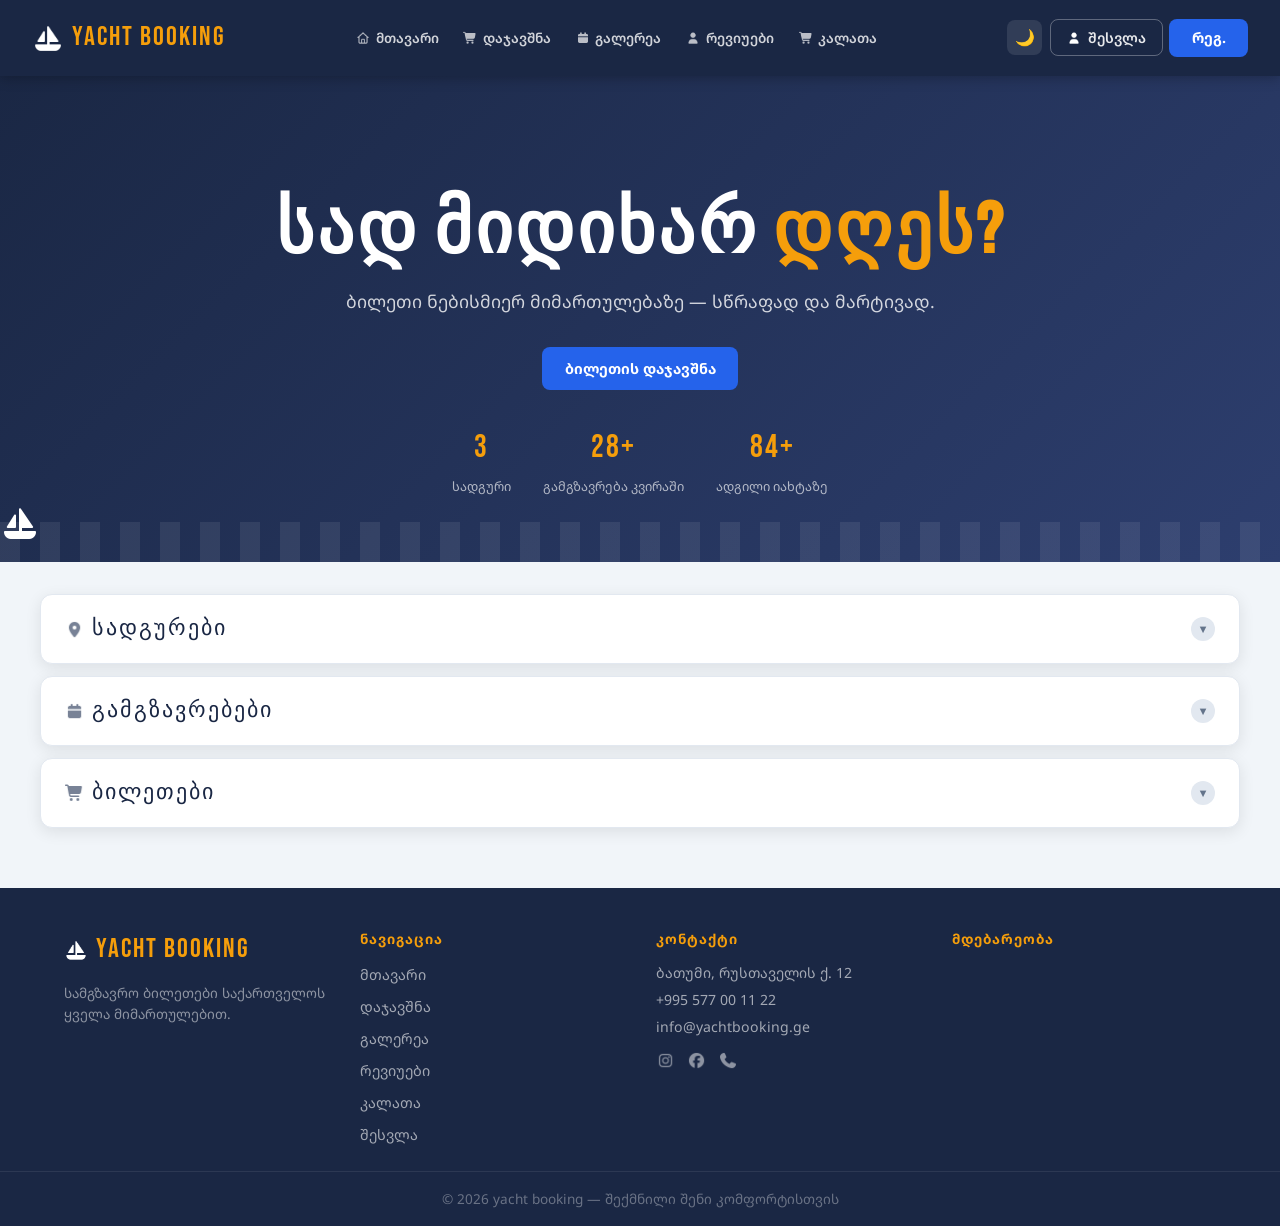
<file: pages/index.html>
<!doctype html>
<html lang="en" data-theme="light">
  <head>
    <meta charset="UTF-8" />
    <meta name="viewport" content="width=device-width, initial-scale=1.0" />
    <title>Yacht Booking</title>
    <link
      href="https://fonts.googleapis.com/css2?family=Bebas+Neue&family=Noto+Sans+Georgian:wght@300;400;600;700&display=swap"
      rel="stylesheet"
    />
    <link rel="stylesheet" href="../styles/style.css" />

    <link rel="icon" type="image/png" href="../assets/icons/ship.png" />

    <style>
      .accordion-section {
        border: 1px solid var(--border);
        border-radius: 0.75rem;
        overflow: hidden;
        margin-bottom: 0.75rem;
        background: var(--card-bg);
        box-shadow: var(--shadow);
        transition: background 0.3s;
      }
      .accordion-header {
        display: flex;
        align-items: center;
        justify-content: space-between;
        padding: 1rem 1.5rem;
        cursor: pointer;
        user-select: none;
      }
      .accordion-header:hover {
        background: rgba(37, 99, 235, 0.04);
      }
      .accordion-title {
        font-family: "Bebas Neue", sans-serif;
        font-size: 1.4rem;
        letter-spacing: 2px;
        color: var(--navy);
        display: flex;
        align-items: center;
        gap: 0.5rem;
      }
      [data-theme="dark"] .accordion-title {
        color: var(--accent);
      }
      .accordion-title img {
        width: 1.2rem;
        height: 1.2rem;
        opacity: 0.6;
      }
      [data-theme="dark"] .accordion-title img {
        filter: brightness(0) invert(1);
      }
      .accordion-arrow {
        width: 1.5rem;
        height: 1.5rem;
        border-radius: 50%;
        background: var(--border);
        display: flex;
        align-items: center;
        justify-content: center;
        font-size: 0.7rem;
        color: var(--text-light);
        transition:
          transform 0.3s,
          background 0.2s;
        flex-shrink: 0;
      }
      .accordion-section.open .accordion-arrow {
        transform: rotate(180deg);
        background: var(--blue);
        color: white;
      }
      .accordion-body {
        display: none;
        padding: 0 1.5rem 1.5rem;
        border-top: 1px solid var(--border);
      }
      .accordion-section.open .accordion-body {
        display: block;
      }
      .accordion-body .search-wrap {
        padding-top: 1rem;
      }
      .hero-stats {
        display: flex;
        gap: 2rem;
        justify-content: center;
        flex-wrap: wrap;
        margin-top: 2rem;
      }
      .hero-stat {
        text-align: center;
      }
      .hero-stat-num {
        font-family: "Bebas Neue", sans-serif;
        font-size: 2rem;
        letter-spacing: 2px;
        color: var(--accent);
        display: block;
      }
      .hero-stat-label {
        font-size: 0.8rem;
        color: rgba(255, 255, 255, 0.65);
      }
    </style>
  </head>
  <body>
    <header>
      <div class="header-inner">
        <a href="../pages/index.html" class="logo">
          <img src="../assets/icons/ship.png" alt="Logo" class="logo-icon" />
          <span>yacht booking</span>
        </a>
        <nav id="mainNav">
          <a href="../pages/index.html"
            ><img src="../assets/icons/home.png" alt="" />მთავარი</a
          >
          <a href="../pages/booking.html"
            ><img src="../assets/icons/cart.png" alt="" />დაჯავშნა</a
          >
          <a href="../pages/gallery.html"
            ><img src="../assets/icons/calendar-solid.png" alt="" />გალერეა</a
          >
          <a href="../pages/reviews.html"
            ><img src="../assets/icons/user-solid.png" alt="" />რევიუები</a
          >
          <a href="../pages/cart.html"
            ><img src="../assets/icons/cart.png" alt="" />კალათა</a
          >
        </nav>
        <div class="header-actions">
          <button id="themeToggleBtn" class="icon-btn" title="თემის შეცვლა">
            <span id="themeIcon">🌙</span>
          </button>
          <div id="authBlock">
            <div id="guestBtns">
              <button class="btn-outline" id="openLoginBtn">
                <img
                  src="../assets/icons/user-solid.png"
                  alt=""
                  class="btn-icon"
                />შესვლა
              </button>
              <button class="btn-main" id="openRegisterBtn">რეგ.</button>
            </div>
            <div id="userInfo" class="hidden">
              <span id="welcomeMsg" class="welcome-text"></span>
              <button class="btn-outline small" id="logoutBtn">გასვლა</button>
            </div>
          </div>
          <button class="burger" id="burgerBtn" aria-label="მენიუ">
            <img
              src="../assets/icons/bars-solid.png"
              alt="menu"
              class="burger-icon"
            />
          </button>
        </div>
      </div>
      <div class="mobile-nav" id="mobileNav">
        <a href="../pages/index.html" class="mob-link"
          ><img src="../assets/icons/home.png" alt="" />მთავარი</a
        >
        <a href="../pages/booking.html" class="mob-link"
          ><img src="../assets/icons/cart.png" alt="" />დაჯავშნა</a
        >
        <a href="../pages/gallery.html" class="mob-link"
          ><img src="../assets/icons/calendar-solid.png" alt="" />გალერეა</a
        >
        <a href="../pages/reviews.html" class="mob-link"
          ><img src="../assets/icons/user-solid.png" alt="" />რევიუები</a
        >
        <a href="../pages/cart.html" class="mob-link"
          ><img src="../assets/icons/cart.png" alt="" />კალათა</a
        >
        <a href="../pages/login.html" class="mob-link"
          ><img src="../assets/icons/user-solid.png" alt="" />შესვლა</a
        >
      </div>
    </header>

    <!-- AUTH MODAL -->
    <div class="modal-overlay hidden" id="authModal">
      <div class="modal">
        <button class="modal-close" id="closeModalBtn">
          <img src="../assets/icons/x-solid.png" alt="close" />
        </button>
        <div class="modal-tabs">
          <button class="tab-btn active" id="tabLogin">შესვლა</button>
          <button class="tab-btn" id="tabRegister">რეგისტრაცია</button>
        </div>
        <!-- LOGIN FORM -->
        <div id="loginForm" class="auth-form">
          <h2>კეთილი იყოს შენი დაბრუნება</h2>
          <div class="form-group">
            <label>ელ-ფოსტა</label>
            <input
              type="email"
              id="login-email"
              placeholder="email@example.com"
              required
            />
          </div>
          <div class="form-group">
            <label>პაროლი</label>
            <input
              type="password"
              id="login-password"
              placeholder="••••••••"
              required
            />
          </div>
          <button class="btn-main full-width" id="loginSubmitBtn">
            შესვლა
          </button>
          <div id="loginMsg" class="auth-msg hidden"></div>
        </div>
        <!-- REGISTER FORM -->
        <div id="registerForm" class="auth-form hidden">
          <h2>ახალი ანგარიში</h2>
          <div class="form-group">
            <label>სახელი</label>
            <input
              type="text"
              id="reg-name"
              placeholder="გიორგი"
              required
              minlength="2"
            />
          </div>
          <div class="form-group">
            <label>გვარი</label>
            <input
              type="text"
              id="reg-surname"
              placeholder="ბაგრატიონი"
              required
              minlength="2"
            />
          </div>
          <div class="form-group">
            <label>ელ-ფოსტა</label>
            <input
              type="email"
              id="reg-email"
              placeholder="email@example.com"
              required
            />
          </div>
          <div class="form-group">
            <label>პაროლი</label>
            <input
              type="password"
              id="reg-password"
              placeholder="მინ. 6 სიმბოლო"
              required
              minlength="6"
            />
          </div>
          <button class="btn-main full-width" id="registerSubmitBtn">
            რეგისტრაცია
          </button>
          <div id="registerMsg" class="auth-msg hidden"></div>
        </div>
      </div>
    </div>

    <!-- HERO -->
    <section class="hero">
      <div class="hero-content">
        <h1>სად მიდიხარ <span class="accent">დღეს?</span></h1>
        <p>ბილეთი ნებისმიერ მიმართულებაზე — სწრაფად და მარტივად.</p>
        <a href="../pages/booking.html" class="btn-main">ბილეთის დაჯავშნა</a>
        <div class="hero-stats">
          <div class="hero-stat">
            <span class="hero-stat-num">3</span>
            <span class="hero-stat-label">სადგური</span>
          </div>
          <div class="hero-stat">
            <span class="hero-stat-num">28+</span>
            <span class="hero-stat-label">გამგზავრება კვირაში</span>
          </div>
          <div class="hero-stat">
            <span class="hero-stat-num">84+</span>
            <span class="hero-stat-label">ადგილი იახტაზე</span>
          </div>
        </div>
      </div>
      <div class="sea-track">
        <div class="waves-bg"></div>
        <div class="ship-anim">
          <img src="../assets/icons/ship.png" alt="ship" class="ship-img" />
        </div>
      </div>
    </section>

    <!-- ACCORDION SECTIONS -->
    <section class="section" style="padding-top: 2rem; padding-bottom: 3rem">
      <div class="section-inner">
        <!-- სადგურები -->
        <div class="accordion-section" id="acc-stations">
          <div class="accordion-header" data-target="acc-stations">
            <div class="accordion-title">
              <img
                src="../assets/icons/location-dot-solid.png"
                alt=""
              />სადგურები
            </div>
            <div class="accordion-arrow">▼</div>
          </div>
          <div class="accordion-body" id="stations">
            <div class="search-wrap">
              <input
                type="text"
                id="stationFilter"
                placeholder="სადგურის ძებნა..."
                autocomplete="off"
              />
              <div id="stationDropdown" class="dropdown"></div>
            </div>
            <div class="products stations"></div>
          </div>
        </div>

        <!-- გამგზავრებები -->
        <div class="accordion-section" id="acc-departures">
          <div class="accordion-header" data-target="acc-departures">
            <div class="accordion-title">
              <img
                src="../assets/icons/calendar-solid.png"
                alt=""
              />გამგზავრებები
            </div>
            <div class="accordion-arrow">▼</div>
          </div>
          <div class="accordion-body" id="departures">
            <div class="search-wrap">
              <input
                type="text"
                id="departureFilter"
                placeholder="დანიშნულების ძებნა..."
                autocomplete="off"
              />
              <button id="filterDepartureBtn" class="btn-search">
                <img src="../assets/icons/search.png" alt="search" />
              </button>
              <div id="departureDropdown" class="dropdown"></div>
            </div>
            <div class="products departures"></div>
          </div>
        </div>

        <!-- ბილეთები -->
        <div class="accordion-section" id="acc-tickets">
          <div class="accordion-header" data-target="acc-tickets">
            <div class="accordion-title">
              <img src="../assets/icons/cart.png" alt="" />ბილეთები
            </div>
            <div class="accordion-arrow">▼</div>
          </div>
          <div class="accordion-body" id="tickets">
            <div class="search-wrap">
              <input
                type="text"
                id="ticketFilter"
                placeholder="ბილეთის ძებნა ელ-ფოსტით..."
                autocomplete="off"
              />
              <div id="ticketsDropdown" class="dropdown"></div>
            </div>
            <div class="products tickets"></div>
          </div>
        </div>
      </div>
    </section>

    <!-- FOOTER -->
    <footer>
      <div class="footer-inner">
        <div class="footer-col">
          <div class="logo footer-logo-wrap">
            <img
              src="../assets/icons/ship.png"
              alt=""
              class="logo-icon footer-logo"
            />
            <span>yacht booking</span>
          </div>
          <p class="footer-desc">
            სამგზავრო ბილეთები საქართველოს ყველა მიმართულებით.
          </p>
        </div>
        <div class="footer-col">
          <h4 class="footer-heading">ნავიგაცია</h4>
          <ul class="footer-links">
            <li><a href="../pages/index.html">მთავარი</a></li>
            <li><a href="../pages/booking.html">დაჯავშნა</a></li>
            <li><a href="../pages/gallery.html">გალერეა</a></li>
            <li><a href="../pages/reviews.html">რევიუები</a></li>
            <li><a href="../pages/cart.html">კალათა</a></li>
            <li><a href="../pages/login.html">შესვლა</a></li>
          </ul>
        </div>
        <div class="footer-col">
          <h4 class="footer-heading">კონტაქტი</h4>
          <p class="footer-contact">ბათუმი, რუსთაველის ქ. 12</p>
          <p class="footer-contact">+995 577 00 11 22</p>
          <p class="footer-contact">info@yachtbooking.ge</p>
          <div class="footer-social">
            <a href="#"
              ><img
                src="../assets/icons/instagram-brands-solid.png"
                alt="instagram"
            /></a>
            <a href="#"
              ><img
                src="../assets/icons/facebook-brands-solid.png"
                alt="facebook"
            /></a>
            <a href="#"><img src="../assets/icons/phone.png" alt="phone" /></a>
          </div>
        </div>
        <div class="footer-col">
          <h4 class="footer-heading">მდებარეობა</h4>
          <div class="footer-map">
            <iframe
              src="https://www.google.com/maps/embed?pb=!1m18!1m12!1m3!1d2990.123456789!2d41.6168!3d41.6427!2m3!1f0!2f0!3f0!3m2!1i1024!2i768!4f13.1!3m3!1m2!1s0x4057585f2b5c7c3f%3A0x1234567890abcdef!2z4YOT4YOU4YOQ4YOb4YOj4YOX4YOk4YOQIOGDpeGDlOGDmuGDmA!5e0!3m2!1ska!2sge!4v1234567890"
              width="100%"
              height="160"
              style="border: 0; border-radius: 0.5rem"
              allowfullscreen=""
              loading="lazy"
              referrerpolicy="no-referrer-when-downgrade"
            ></iframe>
          </div>
        </div>
      </div>
      <div class="footer-bottom">
        <p>© 2026 yacht booking — შექმნილი შენი კომფორტისთვის</p>
      </div>
    </footer>

    <script src="../scripts/app.js" type="module"></script>
    <script>
      // Accordion - section გახსნა/დახურვა
      document.querySelectorAll(".accordion-header").forEach((h) => {
        h.addEventListener("click", () => {
          const id = h.dataset.target;
          const sec = document.getElementById(id);
          const wasOpen = sec.classList.contains("open");
          document
            .querySelectorAll(".accordion-section")
            .forEach((s) => s.classList.remove("open"));
          if (!wasOpen) sec.classList.add("open");
        });
      });

      // URL hash-ით გახსნა (#stations, #departures, #tickets)
      const hash = window.location.hash.replace("#", "");
      if (hash) {
        const targetMap = {
          stations: "acc-stations",
          departures: "acc-departures",
          tickets: "acc-tickets",
        };
        const accId = targetMap[hash];
        if (accId) {
          const sec = document.getElementById(accId);
          if (sec) {
            sec.classList.add("open");
            setTimeout(() => {
              sec.scrollIntoView({ behavior: "smooth", block: "start" });
            }, 150);
          }
        }
      }
    </script>
  </body>
</html>
</file>
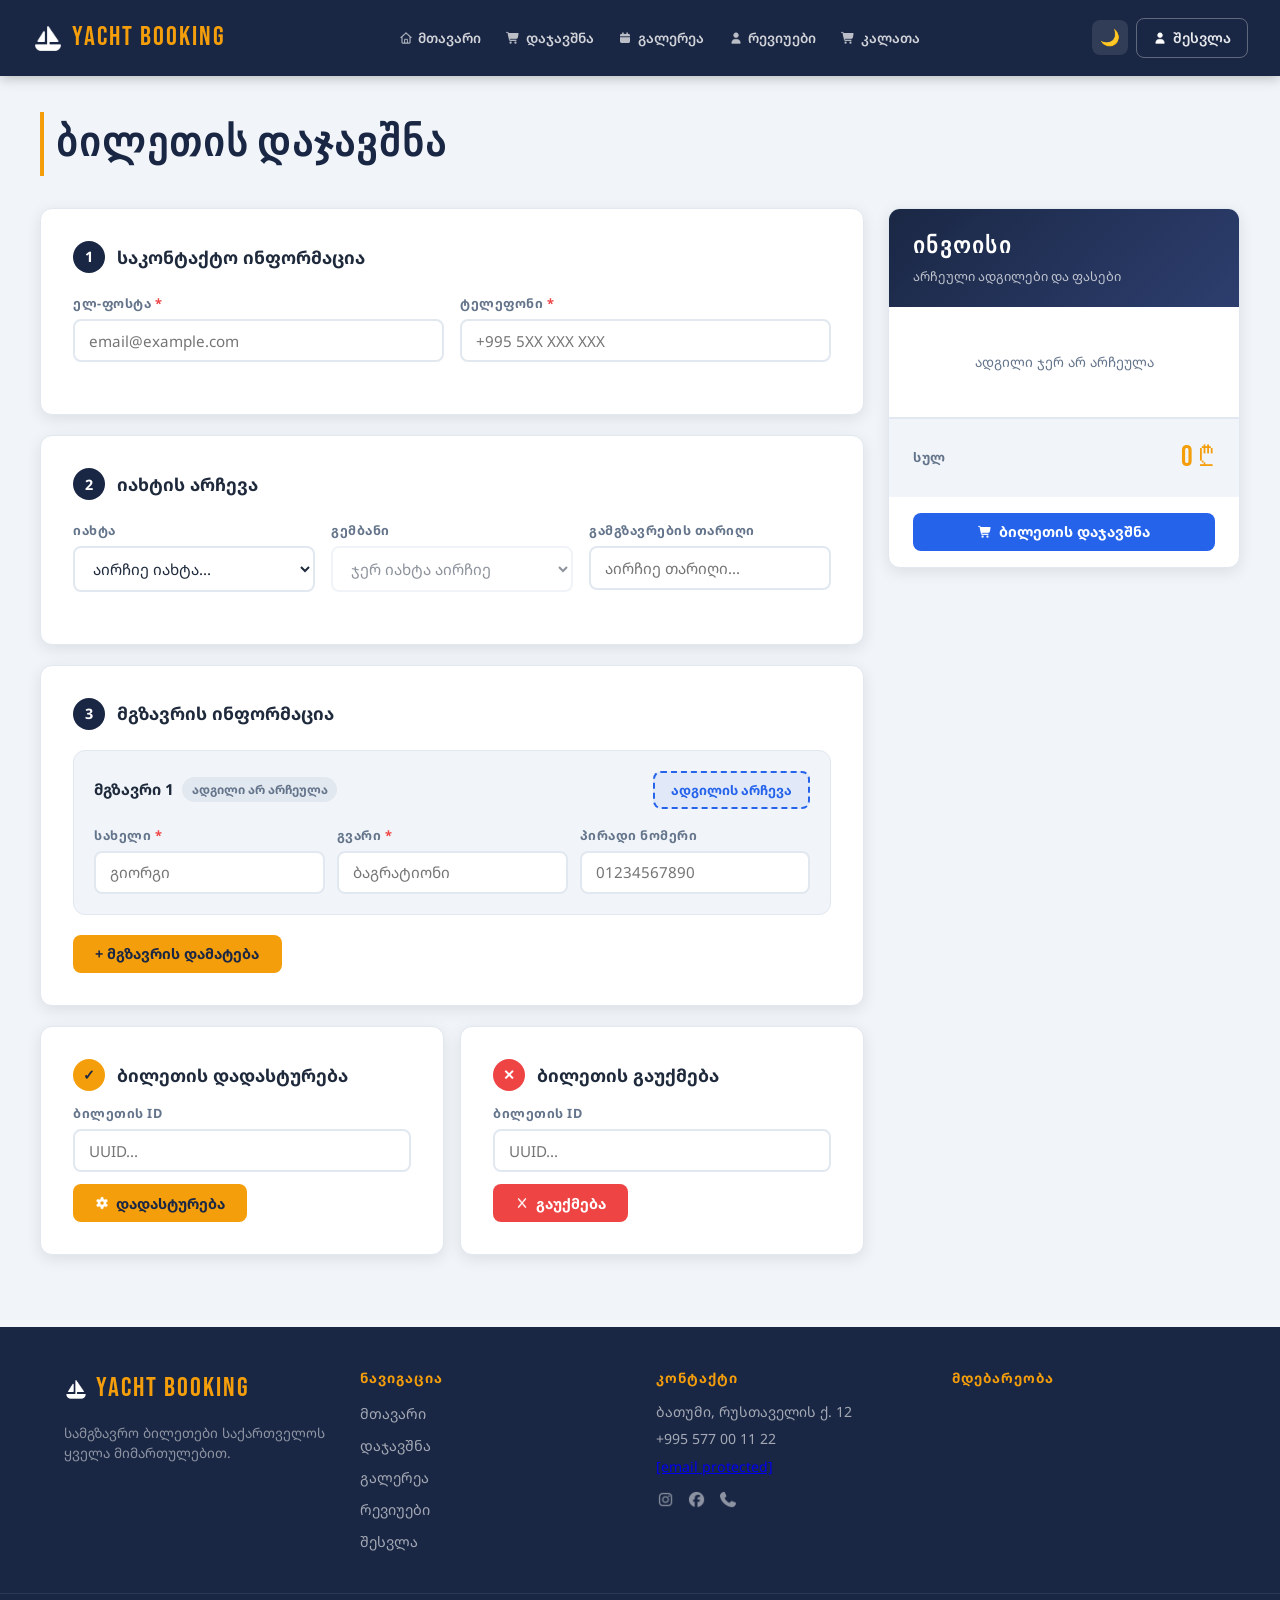
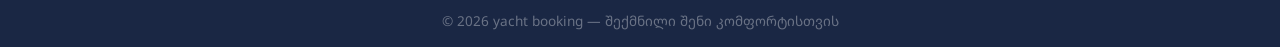
<file: pages/booking.html>
<!doctype html>
<html lang="en" data-theme="light">
  <head>
    <meta charset="UTF-8" />
    <meta name="viewport" content="width=device-width, initial-scale=1.0" />
    <title>დაჯავშნა | Yacht Booking</title>
    <link
      href="https://fonts.googleapis.com/css2?family=Bebas+Neue&family=Noto+Sans+Georgian:wght@300;400;600;700&display=swap"
      rel="stylesheet"
    />
    <link rel="stylesheet" href="../styles/style.css" />
    <link rel="icon" type="image/png" href="../assets/icons/ship.png" />
    <style>
      /* ==============================
         Booking layout - 2 სვეტი
         ============================== */
      .booking-layout {
        display: grid;
        grid-template-columns: 1fr 22rem;
        gap: 1.5rem;
        align-items: start;
      }

      .booking-main { min-width: 0; }

      /* 
         Step სათაური
          */
      .step-label {
        display: flex;
        align-items: center;
        gap: 0.75rem;
        margin-bottom: 1.25rem;
      }

      .step-num {
        width: 2rem;
        height: 2rem;
        border-radius: 50%;
        background: var(--navy);
        color: white;
        font-weight: 700;
        font-size: 0.9rem;
        display: flex;
        align-items: center;
        justify-content: center;
        flex-shrink: 0;
      }

      .step-label h3 {
        font-size: 1.1rem;
        font-weight: 700;
        color: var(--text);
        margin: 0;
      }

      /* 
         იახტის ბარათი (არჩეული)
          */
      .selected-train-card {
        background: linear-gradient(135deg, var(--navy) 0%, #2d3e6e 100%);
        border-radius: 0.75rem;
        padding: 1.25rem 1.5rem;
        color: white;
        display: none;
        margin-bottom: 1rem;
      }

      .selected-train-card.show { display: flex; align-items: center; gap: 1.5rem; flex-wrap: wrap; }

      .train-badge {
        background: rgba(255,255,255,0.15);
        border-radius: 0.5rem;
        padding: 0.5rem 1rem;
        font-family: "Bebas Neue", sans-serif;
        font-size: 1.4rem;
        letter-spacing: 2px;
        color: var(--accent);
        white-space: nowrap;
      }

      .train-route-info { flex: 1; }
      .train-route-info h4 { font-size: 1rem; font-weight: 700; margin-bottom: 0.25rem; }
      .train-route-info p  { font-size: 0.82rem; opacity: 0.75; }

      .train-times {
        display: flex;
        gap: 1.5rem;
        text-align: center;
      }

      .train-time-col span { display: block; }
      .train-time-col .t-time { font-family: "Bebas Neue", sans-serif; font-size: 1.5rem; letter-spacing: 1px; }
      .train-time-col .t-city { font-size: 0.78rem; opacity: 0.7; }

      .train-arrow {
        font-size: 1.2rem;
        opacity: 0.5;
        align-self: center;
      }

      /* 
         /* გემბანის სქემა (modal) ფანჯარა */
      .seat-modal-overlay {
        position: fixed;
        inset: 0;
        background: rgba(0,0,0,0.5);
        z-index: 300;
        display: flex;
        align-items: center;
        justify-content: center;
        padding: 1rem;
        backdrop-filter: blur(4px);
      }

      .seat-modal-overlay.hidden { display: none; }

      .seat-modal {
        background: var(--card-bg);
        border-radius: 1rem;
        padding: 1.5rem;
        width: 100%;
        max-width: 26rem;
        max-height: 90vh;
        overflow-y: auto;
        position: relative;
      }

      .seat-modal-title {
        font-family: "Bebas Neue", sans-serif;
        font-size: 1.4rem;
        letter-spacing: 1px;
        color: var(--navy);
        margin-bottom: 0.25rem;
      }

      [data-theme="dark"] .seat-modal-title { color: var(--accent); }

      .seat-modal-sub {
        font-size: 0.82rem;
        color: var(--text-light);
        margin-bottom: 1.25rem;
      }

      /* გემბანი სქემა */
      .vagon-shell {
        background: var(--bg);
        border-radius: 0.75rem;
        padding: 1rem;
        border: 1px solid var(--border);
      }

      .vagon-toilet {
        text-align: center;
        font-size: 0.72rem;
        color: var(--text-light);
        background: var(--border);
        border-radius: 0.35rem;
        padding: 0.3rem;
        margin-bottom: 0.75rem;
        letter-spacing: 1px;
        text-transform: uppercase;
      }

      /* ადგილების ბადე - 4 სვეტი + დერეფანი */
      .seat-grid {
        display: grid;
        grid-template-columns: 1fr 1fr 0.4fr 1fr 1fr;
        gap: 0.35rem;
        margin-bottom: 0.5rem;
      }

      /* ადგილის ღილაკი */
      .seat-btn {
        aspect-ratio: 1;
        border-radius: 0.35rem;
        border: 2px solid;
        font-size: 0.68rem;
        font-weight: 700;
        cursor: pointer;
        transition: all 0.15s;
        display: flex;
        align-items: center;
        justify-content: center;
        font-family: "Noto Sans Georgian", sans-serif;
      }

      .seat-btn.free {
        background: #dcfce7;
        border-color: #86efac;
        color: #166534;
      }

      .seat-btn.free:hover {
        background: #bbf7d0;
        transform: scale(1.08);
      }

      .seat-btn.occupied {
        background: #fee2e2;
        border-color: #fca5a5;
        color: #991b1b;
        cursor: not-allowed;
      }

      .seat-btn.selected {
        background: var(--blue);
        border-color: var(--blue-dark);
        color: white;
        transform: scale(1.08);
      }

      /* ლეგენდა */
      .seat-legend {
        display: flex;
        gap: 1rem;
        margin-top: 0.75rem;
        flex-wrap: wrap;
      }

      .legend-item {
        display: flex;
        align-items: center;
        gap: 0.4rem;
        font-size: 0.78rem;
        color: var(--text-light);
      }

      .legend-dot {
        width: 0.85rem;
        height: 0.85rem;
        border-radius: 0.2rem;
        flex-shrink: 0;
      }

      .seat-modal-actions {
        display: flex;
        gap: 0.75rem;
        margin-top: 1.25rem;
      }

      .seat-modal-close {
        position: absolute;
        top: 1rem;
        right: 1rem;
        background: none;
        border: 1px solid var(--border);
        border-radius: 0.4rem;
        width: 2rem;
        height: 2rem;
        cursor: pointer;
        color: var(--text-light);
        font-size: 1rem;
        display: flex;
        align-items: center;
        justify-content: center;
        transition: background 0.15s;
      }

      .seat-modal-close:hover { background: var(--border); }

      /* 
         მგზავრების ფორმა
          */
      .passenger-row {
        background: var(--bg);
        border: 1px solid var(--border);
        border-radius: 0.75rem;
        padding: 1.25rem;
        margin-bottom: 0.75rem;
        transition: background 0.3s;
      }

      .passenger-header {
        display: flex;
        align-items: center;
        justify-content: space-between;
        margin-bottom: 1rem;
      }

      .passenger-label {
        font-weight: 700;
        font-size: 0.95rem;
        color: var(--text);
        display: flex;
        align-items: center;
        gap: 0.5rem;
      }

      .passenger-seat-badge {
        background: var(--blue);
        color: white;
        font-size: 0.75rem;
        font-weight: 700;
        padding: 0.2rem 0.6rem;
        border-radius: 99px;
      }

      .passenger-seat-badge.empty {
        background: var(--border);
        color: var(--text-light);
      }

      .passenger-fields {
        display: grid;
        grid-template-columns: 1fr 1fr 1fr;
        gap: 0.75rem;
      }

      /* 
         ინვოისი (sidebar)
          */
      .invoice-card {
        background: var(--card-bg);
        border: 1px solid var(--border);
        border-radius: 0.75rem;
        overflow: hidden;
        box-shadow: var(--shadow);
        position: sticky;
        top: 5rem;
        transition: background 0.3s;
      }

      .invoice-header {
        background: linear-gradient(135deg, var(--navy) 0%, #2d3e6e 100%);
        padding: 1.25rem 1.5rem;
        color: white;
      }

      .invoice-header h3 {
        font-family: "Bebas Neue", sans-serif;
        font-size: 1.4rem;
        letter-spacing: 2px;
        margin-bottom: 0.1rem;
      }

      .invoice-header p {
        font-size: 0.8rem;
        opacity: 0.7;
      }

      .invoice-body { padding: 1.25rem 1.5rem; }

      .invoice-row {
        display: flex;
        justify-content: space-between;
        align-items: center;
        padding: 0.6rem 0;
        border-bottom: 1px solid var(--border);
        font-size: 0.88rem;
      }

      .invoice-row:last-child { border-bottom: none; }

      .invoice-row .seat-code {
        font-family: "Bebas Neue", sans-serif;
        font-size: 1rem;
        color: var(--navy);
        letter-spacing: 1px;
      }

      [data-theme="dark"] .invoice-row .seat-code { color: var(--accent); }

      .invoice-row .price {
        font-weight: 700;
        color: var(--text);
      }

      .invoice-empty {
        text-align: center;
        color: var(--text-light);
        font-size: 0.85rem;
        padding: 1.5rem 0;
      }

      .invoice-total {
        display: flex;
        justify-content: space-between;
        align-items: center;
        padding: 1rem 1.5rem;
        background: var(--bg);
        border-top: 2px solid var(--border);
      }

      .invoice-total span:first-child {
        font-size: 0.82rem;
        color: var(--text-light);
        text-transform: uppercase;
        letter-spacing: 0.5px;
        font-weight: 700;
      }

      .invoice-total .total-price {
        font-family: "Bebas Neue", sans-serif;
        font-size: 1.8rem;
        color: var(--accent);
        letter-spacing: 1px;
      }

      .invoice-submit {
        padding: 1rem 1.5rem;
      }

      /* 
         ადგილის არჩეული indicator
   */
      .choose-seat-btn {
        display: inline-flex;
        align-items: center;
        gap: 0.4rem;
        background: rgba(37,99,235,0.08);
        border: 2px dashed var(--blue);
        color: var(--blue);
        border-radius: 0.5rem;
        padding: 0.5rem 1rem;
        font-family: "Noto Sans Georgian", sans-serif;
        font-size: 0.82rem;
        font-weight: 700;
        cursor: pointer;
        transition: background 0.15s;
      }

      .choose-seat-btn:hover { background: rgba(37,99,235,0.14); }

      /*
         Confirm / Delete სექცია
      */
      .action-cards {
        display: grid;
        grid-template-columns: 1fr 1fr;
        gap: 1rem;
        margin-top: 1rem;
      }

      /* 
         Responsive
          */
      @media (max-width: 68rem) {
        .booking-layout {
          grid-template-columns: 1fr;
        }

        .invoice-card {
          position: static;
          order: -1;
        }
      }

      @media (max-width: 37.5rem) {
        .passenger-fields {
          grid-template-columns: 1fr;
        }

        .action-cards {
          grid-template-columns: 1fr;
        }

        .train-times { gap: 0.75rem; }
        .train-time-col .t-time { font-size: 1.2rem; }
      }
    </style>
  </head>
  <body>

    <!-- HEADER -->
    <header>
      <div class="header-inner">
        <a href="../pages/index.html" class="logo">
          <img src="../assets/icons/ship.png" alt="Logo" class="logo-icon" />
          <span>yacht booking</span>
        </a>
                <nav id="mainNav">
          <a href="../pages/index.html"><img src="../assets/icons/home.png" alt="" />მთავარი</a>
          <a href="../pages/booking.html"><img src="../assets/icons/cart.png" alt="" />დაჯავშნა</a>
          <a href="../pages/gallery.html"><img src="../assets/icons/calendar-solid.png" alt="" />გალერეა</a>
          <a href="../pages/reviews.html"><img src="../assets/icons/user-solid.png" alt="" />რევიუები</a>

          <a href="../pages/cart.html"><img src="../assets/icons/cart.png" alt="" />კალათა</a>
        </nav>
        <div class="header-actions">
          <button id="themeToggleBtn" class="icon-btn" title="თემის შეცვლა">
            <span id="themeIcon">🌙</span>
          </button>
          <div id="userInfo" class="hidden">
            <span id="welcomeMsg" class="welcome-text"></span>
            <button class="btn-outline small" id="logoutBtn">გასვლა</button>
          </div>
          <div id="guestBtns">
            <a href="../pages/login.html" class="btn-outline">
              <img src="../assets/icons/user-solid.png" alt="" class="btn-icon" />
              შესვლა
            </a>
          </div>
          <button class="burger" id="burgerBtn" aria-label="მენიუ">
            <img src="../assets/icons/bars-solid.png" alt="menu" class="burger-icon" />
          </button>
        </div>
      </div>
            <div class="mobile-nav" id="mobileNav">
        <a href="../pages/index.html" class="mob-link"><img src="../assets/icons/home.png" alt="" />მთავარი</a>
        <a href="../pages/booking.html" class="mob-link"><img src="../assets/icons/cart.png" alt="" />დაჯავშნა</a>
        <a href="../pages/gallery.html" class="mob-link"><img src="../assets/icons/calendar-solid.png" alt="" />გალერეა</a>
        <a href="../pages/reviews.html" class="mob-link"><img src="../assets/icons/user-solid.png" alt="" />რევიუები</a>

        <a href="../pages/cart.html" class="mob-link"><img src="../assets/icons/cart.png" alt="" />კალათა</a>
        <a href="../pages/login.html" class="mob-link"><img src="../assets/icons/user-solid.png" alt="" />შესვლა</a>
      </div>
    </header>

    <!-- ადგილის არჩევის ცხრილი -->
    <div class="seat-modal-overlay hidden" id="seatModalOverlay">
      <div class="seat-modal">
        <button class="seat-modal-close" id="seatModalClose">✕</button>
        <p class="seat-modal-title" id="seatModalTitle">გემბანი</p>
        <p class="seat-modal-sub">მწვანე — თავისუფალი | წითელი — დაკავებული</p>
        <div id="seatMapContainer"></div>
        <div class="seat-legend">
          <div class="legend-item">
            <div class="legend-dot" style="background:#dcfce7; border:2px solid #86efac;"></div>
            <span>თავისუფალი</span>
          </div>
          <div class="legend-item">
            <div class="legend-dot" style="background:#fee2e2; border:2px solid #fca5a5;"></div>
            <span>დაკავებული</span>
          </div>
          <div class="legend-item">
            <div class="legend-dot" style="background:var(--blue); border:2px solid var(--blue-dark);"></div>
            <span>არჩეული</span>
          </div>
        </div>
      </div>
    </div>

    <main class="booking-page">
      <div class="section-inner">
        <h1 class="page-title">ბილეთის დაჯავშნა</h1>

        <div class="booking-layout">

          <!--  მარცხენა სვეტი  -->
          <div class="booking-main">

            <!-- STEP 1: საკონტაქტო ინფო -->
            <div class="form-card" style="margin-bottom:1.25rem;">
              <div class="step-label">
                <div class="step-num">1</div>
                <h3>საკონტაქტო ინფორმაცია</h3>
              </div>
              <div class="form-grid">
                <div class="form-group">
                  <label>ელ-ფოსტა <span style="color:var(--red)">*</span></label>
                  <input type="email" id="f-email" placeholder="email@example.com" required />
                </div>
                <div class="form-group">
                  <label>ტელეფონი <span style="color:var(--red)">*</span></label>
                  <input type="text" id="f-phone" placeholder="+995 5XX XXX XXX" required />
                </div>
              </div>
            </div>

            <!-- STEP 2: იახტის არჩევა -->
            <div class="form-card" style="margin-bottom:1.25rem;">
              <div class="step-label">
                <div class="step-num">2</div>
                <h3>იახტის არჩევა</h3>
              </div>

              <!-- არჩეული იახტა - ჩნდება არჩევის შემდეგ -->
              <div class="selected-train-card" id="selectedTrainCard">
                <div class="train-badge" id="trainBadge">#---</div>
                <div class="train-route-info">
                  <h4 id="trainName">—</h4>
                  <p id="trainDate">—</p>
                </div>
                <div class="train-times">
                  <div class="train-time-col">
                    <span class="t-time" id="trainDep">--:--</span>
                    <span class="t-city" id="trainFrom">—</span>
                  </div>
                  <div class="train-arrow">→</div>
                  <div class="train-time-col">
                    <span class="t-time" id="trainArr">--:--</span>
                    <span class="t-city" id="trainTo">—</span>
                  </div>
                </div>
              </div>

              <div class="form-grid">
                <div class="form-group">
                  <label>იახტა</label>
                  <select id="f-trainId">
                    <option value="">აირჩიე იახტა...</option>
                  </select>
                </div>
                <div class="form-group">
                  <label>გემბანი</label>
                  <select id="f-vagonId" disabled>
                    <option value="">ჯერ იახტა აირჩიე</option>
                  </select>
                </div>
                <div class="form-group" style="position:relative;">
                  <label>გამგზავრების თარიღი</label>
                  <input type="text" id="f-date" placeholder="აირჩიე თარიღი..." readonly
                    style="cursor:pointer;" />
                  <div id="calendarWrap" class="calendar-wrap"></div>
                </div>
              </div>
            </div>

            <!-- STEP 3: მგზავრები და ადგილები -->
            <div class="form-card" style="margin-bottom:1.25rem;">
              <div class="step-label">
                <div class="step-num">3</div>
                <h3>მგზავრის ინფორმაცია</h3>
              </div>

              <!-- მგზავრების სია - JS ავსებს ამას -->
              <div id="passengersContainer">
                <!-- default: ერთი მგზავრი -->
                <div class="passenger-row" data-passenger="0">
                  <div class="passenger-header">
                    <div class="passenger-label">
                      <span>მგზავრი 1</span>
                      <span class="passenger-seat-badge empty" id="badge-0">ადგილი არ არჩეულა</span>
                    </div>
                    <button class="choose-seat-btn" data-passenger="0" id="chooseSeat-0" disabled>
                      ადგილის არჩევა
                    </button>
                  </div>
                  <div class="passenger-fields">
                    <div class="form-group">
                      <label>სახელი <span style="color:var(--red)">*</span></label>
                      <input type="text" id="p-name-0" placeholder="გიორგი" required />
                    </div>
                    <div class="form-group">
                      <label>გვარი <span style="color:var(--red)">*</span></label>
                      <input type="text" id="p-surname-0" placeholder="ბაგრატიონი" required />
                    </div>
                    <div class="form-group">
                      <label>პირადი ნომერი</label>
                      <input type="text" id="p-id-0" placeholder="01234567890" maxlength="11" />
                    </div>
                  </div>
                </div>
              </div>

              <!-- მგზავრის დამატება -->
              <button class="btn-secondary" id="addPassengerBtn" style="margin-top:0.5rem;" disabled>
                + მგზავრის დამატება
              </button>
            </div>

            <!-- STEP 4: Confirm / Delete -->
            <div class="action-cards">
              <div class="form-card">
                <div class="step-label" style="margin-bottom:0.75rem;">
                  <div class="step-num" style="background:var(--accent); color:var(--navy);">✓</div>
                  <h3>ბილეთის დადასტურება</h3>
                </div>
                <div class="form-group" style="margin-bottom:0.75rem;">
                  <label>ბილეთის ID</label>
                  <input type="text" id="u-id" placeholder="UUID..." />
                </div>
                <button id="putTicketBtn" class="btn-secondary">
                  <img src="../assets/icons/gear-solid.png" alt="" class="btn-icon" />
                  დადასტურება
                </button>
                <div id="updateMsg" class="auth-msg hidden"></div>
              </div>

              <div class="form-card">
                <div class="step-label" style="margin-bottom:0.75rem;">
                  <div class="step-num" style="background:var(--red);">✕</div>
                  <h3>ბილეთის გაუქმება</h3>
                </div>
                <div class="form-group" style="margin-bottom:0.75rem;">
                  <label>ბილეთის ID</label>
                  <input type="text" id="d-id" placeholder="UUID..." />
                </div>
                <button id="deleteTicketBtn" class="btn-danger">
                  <img src="../assets/icons/x-solid.png" alt="" class="btn-icon" />
                  გაუქმება
                </button>
                <div id="deleteMsg" class="auth-msg hidden"></div>
              </div>
            </div>

          </div><!-- /booking-main -->

          <!--ინვოისი (sidebar)  -->
          <div>
            <div class="invoice-card">
              <div class="invoice-header">
                <h3>ინვოისი</h3>
                <p>არჩეული ადგილები და ფასები</p>
              </div>
              <div class="invoice-body" id="invoiceBody">
                <div class="invoice-empty" id="invoiceEmpty">
                  ადგილი ჯერ არ არჩეულა
                </div>
              </div>
              <div class="invoice-total">
                <span>სულ</span>
                <span class="total-price" id="invoiceTotal">0 ₾</span>
              </div>
              <div class="invoice-submit">
                <button id="postTicketBtn" class="btn-main full-width">
                  <img src="../assets/icons/cart.png" alt="" class="btn-icon" />
                  ბილეთის დაჯავშნა
                </button>
                <div id="bookingMsg" class="auth-msg hidden" style="margin-top:0.75rem;"></div>
              </div>
            </div>
          </div>

        </div><!-- /booking-layout -->
      </div>
    </main>

    <footer>
      <div class="footer-inner">
        <div class="footer-col">
          <div class="logo footer-logo-wrap">
            <img src="../assets/icons/ship.png" alt="" class="logo-icon footer-logo" />
            <span>yacht booking</span>
          </div>
          <p class="footer-desc">სამგზავრო ბილეთები საქართველოს ყველა მიმართულებით.</p>
        </div>
        <div class="footer-col">
          <h4 class="footer-heading">ნავიგაცია</h4>
          <ul class="footer-links">
            <li><a href="../pages/index.html">მთავარი</a></li>
            <li><a href="../pages/booking.html">დაჯავშნა</a></li>
            <li><a href="../pages/gallery.html">გალერეა</a></li>
            <li><a href="../pages/reviews.html">რევიუები</a></li>
            <li><a href="../pages/login.html">შესვლა</a></li>
          </ul>
        </div>
        <div class="footer-col">
          <h4 class="footer-heading">კონტაქტი</h4>
          <p class="footer-contact">ბათუმი, რუსთაველის ქ. 12</p>
          <p class="footer-contact">+995 577 00 11 22</p>
          <p class="footer-contact"><a href="/cdn-cgi/l/email-protection" class="__cf_email__" data-cfemail="f29b9c949db28b93919a86909d9d999b9c95dc9597">[email&#160;protected]</a></p>
          <div class="footer-social">
            <a href="#"><img src="../assets/icons/instagram-brands-solid.png" alt="instagram" /></a>
            <a href="#"><img src="../assets/icons/facebook-brands-solid.png" alt="facebook" /></a>
            <a href="#"><img src="../assets/icons/phone.png" alt="phone" /></a>
          </div>
        </div>
        <div class="footer-col">
          <h4 class="footer-heading">მდებარეობა</h4>
          <div class="footer-map">
            <iframe
              src="https://www.google.com/maps/embed?pb=!1m18!1m12!1m3!1d2990.123456789!2d41.6168!3d41.6427!2m3!1f0!2f0!3f0!3m2!1i1024!2i768!4f13.1!3m3!1m2!1s0x4057585f2b5c7c3f%3A0x1234567890abcdef!2z4YOT4YOU4YOQ4YOb4YOj4YOX4YOk4YOQIOGDpeGDlOGDmuGDmA!5e0!3m2!1ska!2sge!4v1234567890"
              width="100%" height="160"
              style="border:0; border-radius:0.5rem;"
              allowfullscreen="" loading="lazy"
              referrerpolicy="no-referrer-when-downgrade"
            ></iframe>
          </div>
        </div>
      </div>
      <div class="footer-bottom">
        <p>© 2026 yacht booking — შექმნილი შენი კომფორტისთვის</p>
      </div>
    </footer>

    <script src="../scripts/booking.js" type="module"></script>
    <script>
</file>
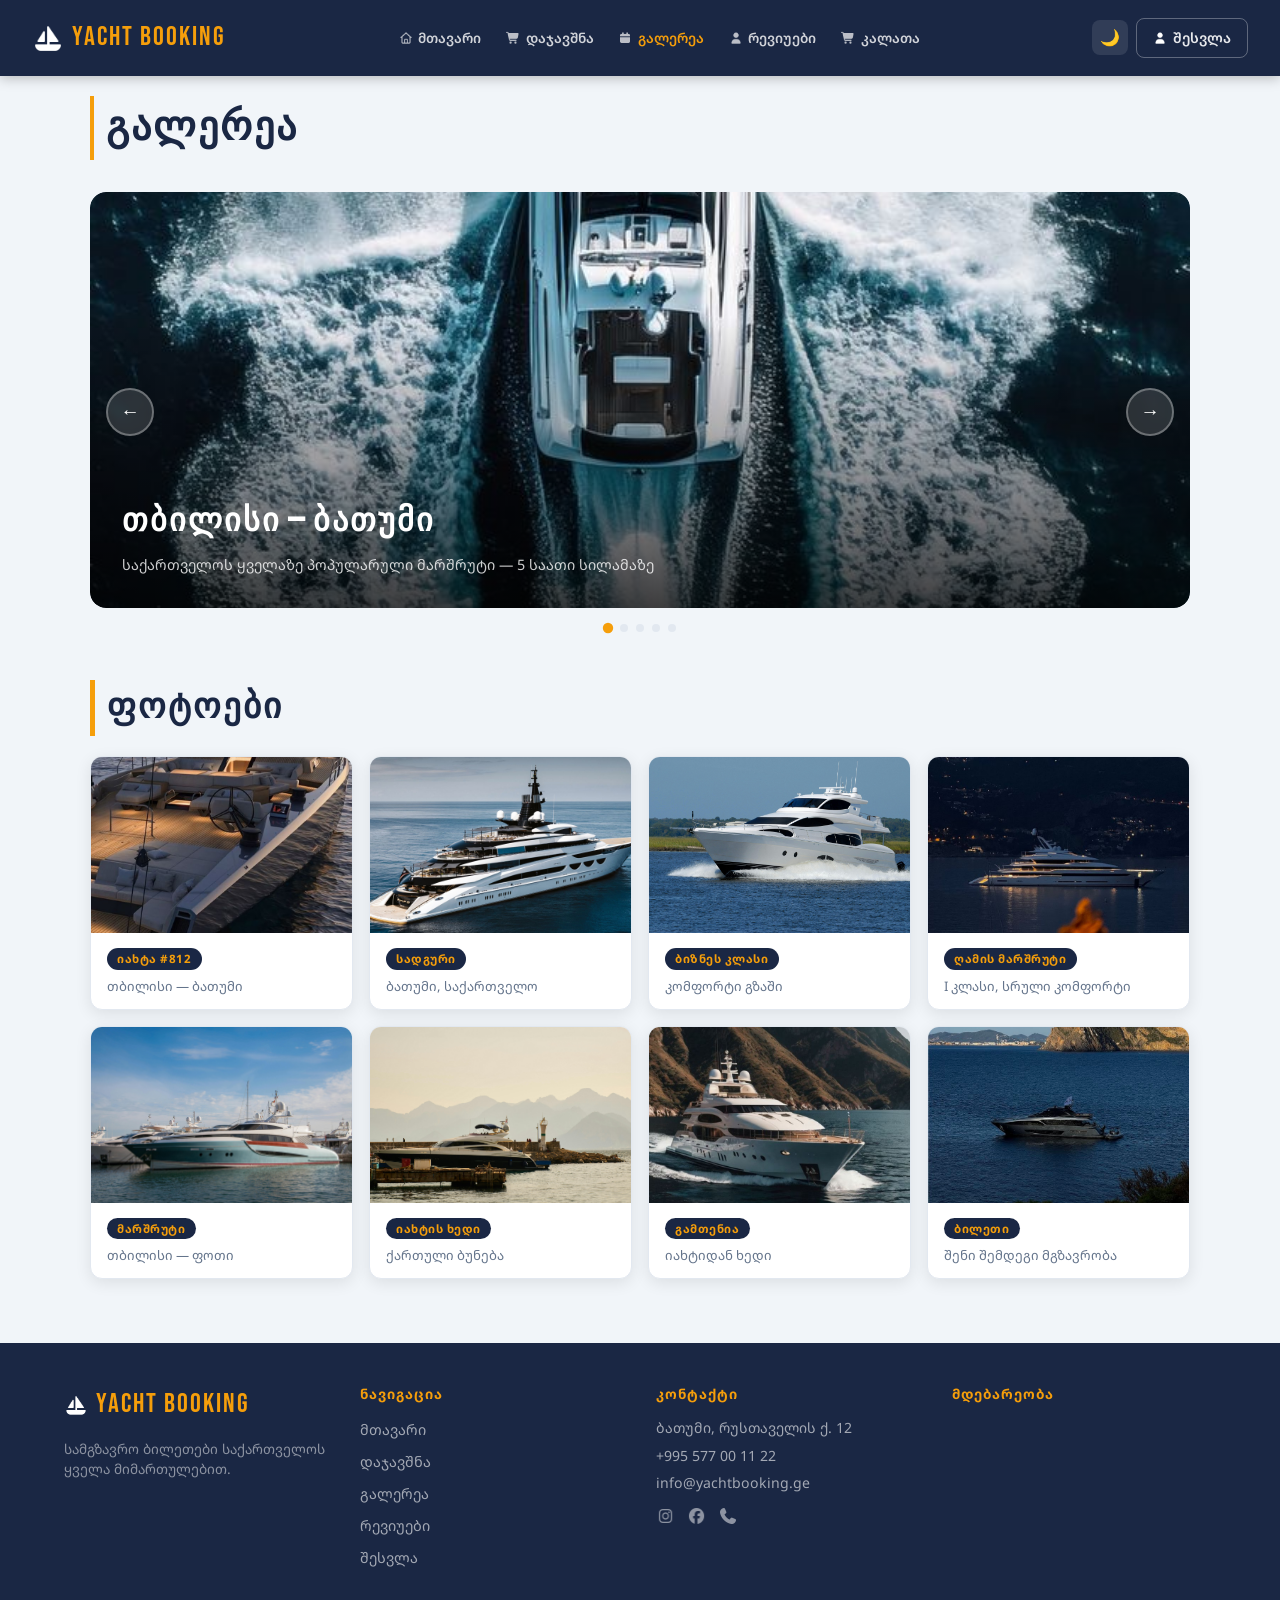
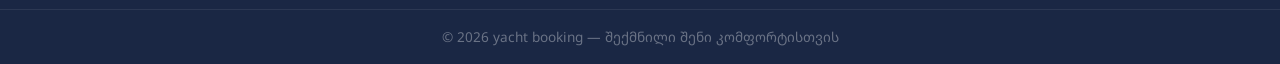
<file: pages/gallery.html>
<!doctype html>
<html lang="en" data-theme="light">
  <head>
    <meta charset="UTF-8" />
    <meta name="viewport" content="width=device-width, initial-scale=1.0" />
    <title>გალერეა | Yacht Booking</title>
    <link
      href="https://fonts.googleapis.com/css2?family=Bebas+Neue&family=Noto+Sans+Georgian:wght@300;400;600;700&display=swap"
      rel="stylesheet"
    />
    <link rel="stylesheet" href="../styles/style.css" />
    <link rel="icon" type="image/png" href="../assets/icons/ship.png" />
    <style>
      .gallery-page { padding: 2rem 1.5rem 4rem; }
      .gallery-page .section-inner { max-width: 1100px; margin: 0 auto; }

      /* კარუსელი */
      .carousel-wrap { position: relative; margin-bottom: 3rem; isolation: isolate; }
      .carousel-track-outer { overflow: hidden; border-radius: 1rem; }
      .carousel-track { display: flex; transition: transform 0.45s cubic-bezier(0.4,0,0.2,1); will-change: transform; }
      .carousel-slide {
        min-width: 100%; position: relative; background: var(--navy);
        border-radius: 1rem; overflow: hidden; height: 26rem;
        display: flex; align-items: flex-end;
      }
      .carousel-slide::before {
        content: ""; position: absolute; inset: 0;
        background: linear-gradient(to bottom, transparent 30%, rgba(0,0,0,0.75) 100%);
        z-index: 1;
      }
      .carousel-caption { position: relative; z-index: 2; padding: 2rem; color: white; }
      .carousel-caption h3 { font-family: "Bebas Neue", sans-serif; font-size: 2rem; letter-spacing: 2px; margin-bottom: 0.35rem; }
      .carousel-caption p { font-size: 0.9rem; opacity: 0.8; }
      .carousel-btn {
        position: absolute; top: 50%; transform: translateY(-50%);
        background: rgba(255,255,255,0.15); border: 2px solid rgba(255,255,255,0.3);
        color: white; width: 3rem; height: 3rem; border-radius: 50%;
        font-size: 1.2rem; cursor: pointer; z-index: 20;
        backdrop-filter: blur(4px); transition: background 0.2s;
        display: flex; align-items: center; justify-content: center;
      }
      .carousel-btn:hover { background: rgba(255,255,255,0.3); }
      .carousel-btn.prev { left: 1rem; }
      .carousel-btn.next { right: 1rem; }
      .carousel-dots { display: flex; justify-content: center; gap: 0.5rem; margin-top: 1rem; }
      .carousel-dot {
        width: 0.5rem; height: 0.5rem; border-radius: 50%;
        background: var(--border); border: none; cursor: pointer;
        transition: background 0.2s, transform 0.2s;
      }
      .carousel-dot.active { background: var(--accent); transform: scale(1.3); }

      /* გალერეა */
      .gallery-grid { display: grid; grid-template-columns: repeat(auto-fill, minmax(16rem, 1fr)); gap: 1rem; }
      .gallery-item {
        background: var(--card-bg); border: 1px solid var(--border);
        border-radius: 0.75rem; overflow: hidden;
        box-shadow: var(--shadow); transition: transform 0.2s, box-shadow 0.2s;
        cursor: default;
      }
      .gallery-item:hover { transform: translateY(-0.3rem); box-shadow: 0 8px 24px rgba(0,0,0,0.15); }
      .gallery-thumb {
        width: 100%; height: 11rem; overflow: hidden;
        display: flex; align-items: center; justify-content: center;
        font-size: 4rem; background: var(--bg);
      }
      .gallery-thumb img { width: 100%; height: 100%; object-fit: cover; display: block; transition: transform 0.35s ease; }
      .gallery-item:hover .gallery-thumb img { transform: scale(1.04); }
      .gallery-info { padding: 0.75rem 1rem; }
      .gallery-info h4 { font-size: 0.95rem; font-weight: 700; color: var(--text); margin-bottom: 0.2rem; }
      .gallery-info p { font-size: 0.82rem; color: var(--text-light); }

      /* Badge ღილაკი */
      .gallery-badge {
        display: inline-block;
        background: var(--navy);
        color: var(--accent);
        font-size: 0.72rem;
        font-weight: 700;
        padding: 0.2rem 0.65rem;
        border-radius: 999px;
        letter-spacing: 0.5px;
        margin-bottom: 0.4rem;
        cursor: pointer;
        border: none;
        font-family: "Noto Sans Georgian", sans-serif;
        transition: background 0.2s, transform 0.15s;
        user-select: none;
      }
      .gallery-badge:hover { background: #2d3e6e; transform: translateY(-1px); }

      /* Tooltip — body-ზე append-ავს JS, overflow:hidden ვერ ჭრის */
      .gal-tip {
        position: fixed;
        z-index: 9999;
        background: #1a2744;
        color: #fff;
        font-family: "Noto Sans Georgian", sans-serif;
        font-size: 0.8rem;
        line-height: 1.65;
        padding: 0.6rem 0.9rem;
        border-radius: 0.5rem;
        box-shadow: 0 6px 24px rgba(0,0,0,0.32);
        pointer-events: none;
        white-space: pre-line;
        min-width: 10rem;
        max-width: 14rem;
        opacity: 0;
        transition: opacity 0.15s ease;
      }
      .gal-tip.visible { opacity: 1; }

      @media (max-width: 56.25rem) {
        .carousel-slide { height: 20rem; }
        .gallery-grid { grid-template-columns: repeat(auto-fill, minmax(12rem, 1fr)); }
      }
      @media (max-width: 37.5rem) {
        .carousel-slide { height: 15rem; }
        .carousel-btn { width: 2.2rem; height: 2.2rem; font-size: 1rem; }
        .gallery-grid { grid-template-columns: 1fr 1fr; }
        .gallery-thumb { height: 8rem; }
      }
    </style>
  </head>
  <body>
    <header>
      <div class="header-inner">
        <a href="../pages/index.html" class="logo">
          <img src="../assets/icons/ship.png" alt="Logo" class="logo-icon" />
          <span>yacht booking</span>
        </a>
        <nav id="mainNav">
          <a href="../pages/index.html"><img src="../assets/icons/home.png" alt="" />მთავარი</a>
          <a href="../pages/booking.html"><img src="../assets/icons/cart.png" alt="" />დაჯავშნა</a>
          <a href="../pages/gallery.html" class="active-link"><img src="../assets/icons/calendar-solid.png" alt="" />გალერეა</a>
          <a href="../pages/reviews.html"><img src="../assets/icons/user-solid.png" alt="" />რევიუები</a>
          <a href="../pages/cart.html"><img src="../assets/icons/cart.png" alt="" />კალათა</a>
        </nav>
        <div class="header-actions">
          <button id="themeToggleBtn" class="icon-btn" title="თემის შეცვლა">
            <span id="themeIcon">🌙</span>
          </button>
          <div id="userInfo" class="hidden">
            <span id="welcomeMsg" class="welcome-text"></span>
            <button class="btn-outline small" id="logoutBtn">გასვლა</button>
          </div>
          <div id="guestBtns">
            <a href="../pages/login.html" class="btn-outline">
              <img src="../assets/icons/user-solid.png" alt="" class="btn-icon" />შესვლა
            </a>
          </div>
          <button class="burger" id="burgerBtn" aria-label="მენიუ">
            <img src="../assets/icons/bars-solid.png" alt="menu" class="burger-icon" />
          </button>
        </div>
      </div>
      <div class="mobile-nav" id="mobileNav">
        <a href="../pages/index.html" class="mob-link"><img src="../assets/icons/home.png" alt="" />მთავარი</a>
        <a href="../pages/booking.html" class="mob-link"><img src="../assets/icons/cart.png" alt="" />დაჯავშნა</a>
        <a href="../pages/gallery.html" class="mob-link"><img src="../assets/icons/calendar-solid.png" alt="" />გალერეა</a>
        <a href="../pages/reviews.html" class="mob-link"><img src="../assets/icons/user-solid.png" alt="" />რევიუები</a>
        <a href="../pages/cart.html" class="mob-link"><img src="../assets/icons/cart.png" alt="" />კალათა</a>
        <a href="../pages/login.html" class="mob-link"><img src="../assets/icons/user-solid.png" alt="" />შესვლა</a>
      </div>
    </header>

    <main class="gallery-page">
      <div class="section-inner">
        <h1 class="page-title">გალერეა</h1>

        <!-- კარუსელი -->
        <div class="carousel-wrap">
          <div class="carousel-track-outer">
            <div class="carousel-track" id="carouselTrack">
              <div class="carousel-slide">
                <img src="../assets/images/yacht1.jpg" alt="სლაიდი 1" style="position:absolute;inset:0;width:100%;height:100%;object-fit:cover;" />
                <div class="carousel-caption">
                  <h3>თბილისი — ბათუმი</h3>
                  <p>საქართველოს ყველაზე პოპულარული მარშრუტი — 5 საათი სილამაზე</p>
                </div>
              </div>
              <div class="carousel-slide">
                <img src="../assets/images/yacht2.jpg" alt="სლაიდი 2" style="position:absolute;inset:0;width:100%;height:100%;object-fit:cover;" />
                <div class="carousel-caption">
                  <h3>ბათუმის სადგური</h3>
                  <p>შავი ზღვის სანაპიროზე — ქალაქი სადაც ოცნება იწყება</p>
                </div>
              </div>
              <div class="carousel-slide">
                <img src="../assets/images/yacht3.jpg" alt="სლაიდი 3" style="position:absolute;inset:0;width:100%;height:100%;object-fit:cover;" />
                <div class="carousel-caption">
                  <h3>მთიანი საქართველო</h3>
                  <p>ფანჯრიდან მთები — ყველა ტრასის ყველაზე ლამაზი ხედი</p>
                </div>
              </div>
              <div class="carousel-slide">
                <img src="../assets/images/yacht4.jpg" alt="სლაიდი 4" style="position:absolute;inset:0;width:100%;height:100%;object-fit:cover;" />
                <div class="carousel-caption">
                  <h3>ღამის იახტა</h3>
                  <p>ვარსკვლავებს ქვეშ, ბიზნეს კლასში — კომფორტი სადაც გინდა</p>
                </div>
              </div>
              <div class="carousel-slide">
                <img src="../assets/images/yacht5.jpg" alt="სლაიდი 5" style="position:absolute;inset:0;width:100%;height:100%;object-fit:cover;" />
                <div class="carousel-caption">
                  <h3>ფოთის სადგური</h3>
                  <p>კოლხეთის კარიბჭე — სადაც ზღვა და ტყე ხვდება</p>
                </div>
              </div>
            </div>
          </div>
          <button class="carousel-btn prev" id="carouselPrev" aria-label="წინა">&#8592;</button>
          <button class="carousel-btn next" id="carouselNext" aria-label="შემდეგი">&#8594;</button>
          <div class="carousel-dots" id="carouselDots"></div>
        </div>

        <!-- გალერეის ბარათები -->
        <h2 class="section-title" style="margin-bottom:1.25rem">ფოტოები</h2>
        <div class="gallery-grid">

          <div class="gallery-item"
            data-tip="მარშრუტი: თბილისი — ბათუმი&#10;კლასი: ბიზნეს&#10;ტევადობა: 180&#10;წელი: 2022">
            <div class="gallery-thumb">
              <img src="../assets/images/yachtmain1.jpg" alt="იახტა #812" />
            </div>
            <div class="gallery-info">
              <button class="gallery-badge">იახტა #812</button>
              <p>თბილისი — ბათუმი</p>
            </div>
          </div>

          <div class="gallery-item"
            data-tip="ქალაქი: ბათუმი, საქართველო&#10;ტიპი: სადგური&#10;პიერები: 12">
            <div class="gallery-thumb">
              <img src="../assets/images/6.jpg" alt="ბათუმის სადგური" />
            </div>
            <div class="gallery-info">
              <button class="gallery-badge">სადგური</button>
              <p>ბათუმი, საქართველო</p>
            </div>
          </div>

          <div class="gallery-item"
            data-tip="კლასი: ბიზნეს&#10;ადგილები: 48&#10;WiFi: კი&#10;კვება: კი">
            <div class="gallery-thumb">
              <img src="../assets/images/7.jpg" alt="ბიზნეს კლასი" />
            </div>
            <div class="gallery-info">
              <button class="gallery-badge">ბიზნეს კლასი</button>
              <p>კომფორტი გზაში</p>
            </div>
          </div>

          <div class="gallery-item"
            data-tip="გამგზავრება: 22:00&#10;კლასი: I კლასი&#10;ხანგძლ.: 5 საათი">
            <div class="gallery-thumb">
              <img src="../assets/images/yacht4.jpg" alt="ღამის მგზავრობა" />
            </div>
            <div class="gallery-info">
              <button class="gallery-badge">ღამის მარშრუტი</button>
              <p>I კლასი, სრული კომფორტი</p>
            </div>
          </div>

          <div class="gallery-item"
            data-tip="მარშრუტი: თბილისი — ფოთი&#10;სეზონი: გაზაფხული&#10;მანძილი: 310 კმ">
            <div class="gallery-thumb">
              <img src="../assets/images/8.jpg" alt="გაზაფხულის მარშრუტი" />
            </div>
            <div class="gallery-info">
              <button class="gallery-badge">მარშრუტი</button>
              <p>თბილისი — ფოთი</p>
            </div>
          </div>

          <div class="gallery-item"
            data-tip="ადგილმდ.: ლიხის ქედი&#10;სეზონი: ყოველ სეზონი">
            <div class="gallery-thumb">
              <img src="../assets/images/9.jpg" alt="მთის ხედი" />
            </div>
            <div class="gallery-info">
              <button class="gallery-badge">იახტის ხედი</button>
              <p>ქართული ბუნება</p>
            </div>
          </div>

          <div class="gallery-item"
            data-tip="დრო: 06:30&#10;ადგილმდ.: ბათუმი&#10;სეზონი: ზაფხული">
            <div class="gallery-thumb">
              <img src="../assets/images/yacht2.jpg" alt="გამთენია" />
            </div>
            <div class="gallery-info">
              <button class="gallery-badge">გამთენია</button>
              <p>იახტიდან ხედი</p>
            </div>
          </div>

          <div class="gallery-item"
            data-tip="ფასი: 45₾-დან&#10;კლასი: ეკონომი / ბიზნეს&#10;ჯავშნა: ონლაინ">
            <div class="gallery-thumb">
              <img src="../assets/images/yacht3.jpg" alt="ბილეთი" />
            </div>
            <div class="gallery-info">
              <button class="gallery-badge">ბილეთი</button>
              <p>შენი შემდეგი მგზავრობა</p>
            </div>
          </div>

        </div>
      </div>
    </main>

    <footer>
      <div class="footer-inner">
        <div class="footer-col">
          <div class="logo footer-logo-wrap">
            <img src="../assets/icons/ship.png" alt="" class="logo-icon footer-logo" />
            <span>yacht booking</span>
          </div>
          <p class="footer-desc">სამგზავრო ბილეთები საქართველოს ყველა მიმართულებით.</p>
        </div>
        <div class="footer-col">
          <h4 class="footer-heading">ნავიგაცია</h4>
          <ul class="footer-links">
            <li><a href="../pages/index.html">მთავარი</a></li>
            <li><a href="../pages/booking.html">დაჯავშნა</a></li>
            <li><a href="../pages/gallery.html">გალერეა</a></li>
            <li><a href="../pages/reviews.html">რევიუები</a></li>
            <li><a href="../pages/login.html">შესვლა</a></li>
          </ul>
        </div>
        <div class="footer-col">
          <h4 class="footer-heading">კონტაქტი</h4>
          <p class="footer-contact">ბათუმი, რუსთაველის ქ. 12</p>
          <p class="footer-contact">+995 577 00 11 22</p>
          <p class="footer-contact">info@yachtbooking.ge</p>
          <div class="footer-social">
            <a href="#"><img src="../assets/icons/instagram-brands-solid.png" alt="instagram" /></a>
            <a href="#"><img src="../assets/icons/facebook-brands-solid.png" alt="facebook" /></a>
            <a href="#"><img src="../assets/icons/phone.png" alt="phone" /></a>
          </div>
        </div>
        <div class="footer-col">
          <h4 class="footer-heading">მდებარეობა</h4>
          <div class="footer-map">
            <iframe
              src="https://www.google.com/maps/embed?pb=!1m18!1m12!1m3!1d2990.123456789!2d41.6168!3d41.6427!2m3!1f0!2f0!3f0!3m2!1i1024!2i768!4f13.1!3m3!1m2!1s0x4057585f2b5c7c3f%3A0x1234567890abcdef!2z4YOT4YOU4YOQ4YOb4YOj4YOX4YOk4YOQIOGDpeGDlOGDmuGDmA!5e0!3m2!1ska!2sge!4v1234567890"
              width="100%" height="160"
              style="border:0;border-radius:0.5rem"
              allowfullscreen="" loading="lazy"
              referrerpolicy="no-referrer-when-downgrade"
            ></iframe>
          </div>
        </div>
      </div>
      <div class="footer-bottom">
        <p>© 2026 yacht booking — შექმნილი შენი კომფორტისთვის</p>
      </div>
    </footer>

    <script src="../scripts/theme.js" type="module"></script>
    <script>
      // ── კარუსელი ──────────────────────────────────────────
      const track    = document.getElementById("carouselTrack");
      const slides   = track.querySelectorAll(".carousel-slide");
      const dotsWrap = document.getElementById("carouselDots");
      let current = 0, autoTimer;

      slides.forEach((_, i) => {
        const dot = document.createElement("button");
        dot.className = "carousel-dot" + (i === 0 ? " active" : "");
        dot.setAttribute("aria-label", "სლაიდი " + (i + 1));
        dot.addEventListener("click", () => { goTo(i); resetAuto(); });
        dotsWrap.appendChild(dot);
      });
      const dots = dotsWrap.querySelectorAll(".carousel-dot");

      function goTo(idx) {
        current = (idx + slides.length) % slides.length;
        track.style.transform = "translateX(-" + (current * 100) + "%)";
        dots.forEach((d, i) => d.classList.toggle("active", i === current));
      }
      document.getElementById("carouselPrev").addEventListener("click", () => { goTo(current - 1); resetAuto(); });
      document.getElementById("carouselNext").addEventListener("click", () => { goTo(current + 1); resetAuto(); });
      function startAuto() { autoTimer = setInterval(() => goTo(current + 1), 4000); }
      function resetAuto() { clearInterval(autoTimer); startAuto(); }
      startAuto();

      // Swipe მობილურზე
      let touchStartX = 0;
      track.addEventListener("touchstart", (e) => { touchStartX = e.touches[0].clientX; });
      track.addEventListener("touchend",   (e) => {
        const diff = touchStartX - e.changedTouches[0].clientX;
        if (Math.abs(diff) > 40) { goTo(diff > 0 ? current + 1 : current - 1); resetAuto(); }
      });

      // ── Badge Tooltip ──────────────────────────────────────
      // Tooltip div — body-ზე, overflow:hidden-ს გარეთ
      const tip = document.createElement("div");
      tip.className = "gal-tip";
      document.body.appendChild(tip);

      document.querySelectorAll(".gallery-badge").forEach((badge) => {
        const item = badge.closest(".gallery-item");
        const text = item ? item.dataset.tip : "";
        if (!text) return;

        badge.addEventListener("mouseenter", () => {
          tip.textContent = text;
          tip.classList.add("visible");
          positionTip(badge);
        });
        badge.addEventListener("mousemove", () => positionTip(badge));
        badge.addEventListener("mouseleave", () => tip.classList.remove("visible"));
      });

      function positionTip(badge) {
        const r = badge.getBoundingClientRect();
        // ზემოთ badge-ის, ჰორიზონტ. ცენტრი
        tip.style.left = "0px";
        tip.style.top  = "0px";
        const tw = tip.offsetWidth;
        const th = tip.offsetHeight;
        let x = r.left + r.width / 2 - tw / 2;
        let y = r.top - th - 8;
        // viewport-ის მარჯვენა კიდე
        if (x + tw > window.innerWidth - 8) x = window.innerWidth - tw - 8;
        if (x < 8) x = 8;
        // თუ ზემოთ ადგილი არ არის — ქვემოთ
        if (y < 8) y = r.bottom + 8;
        tip.style.left = x + "px";
        tip.style.top  = y + "px";
      }
    </script>
  </body>
</html>
</file>
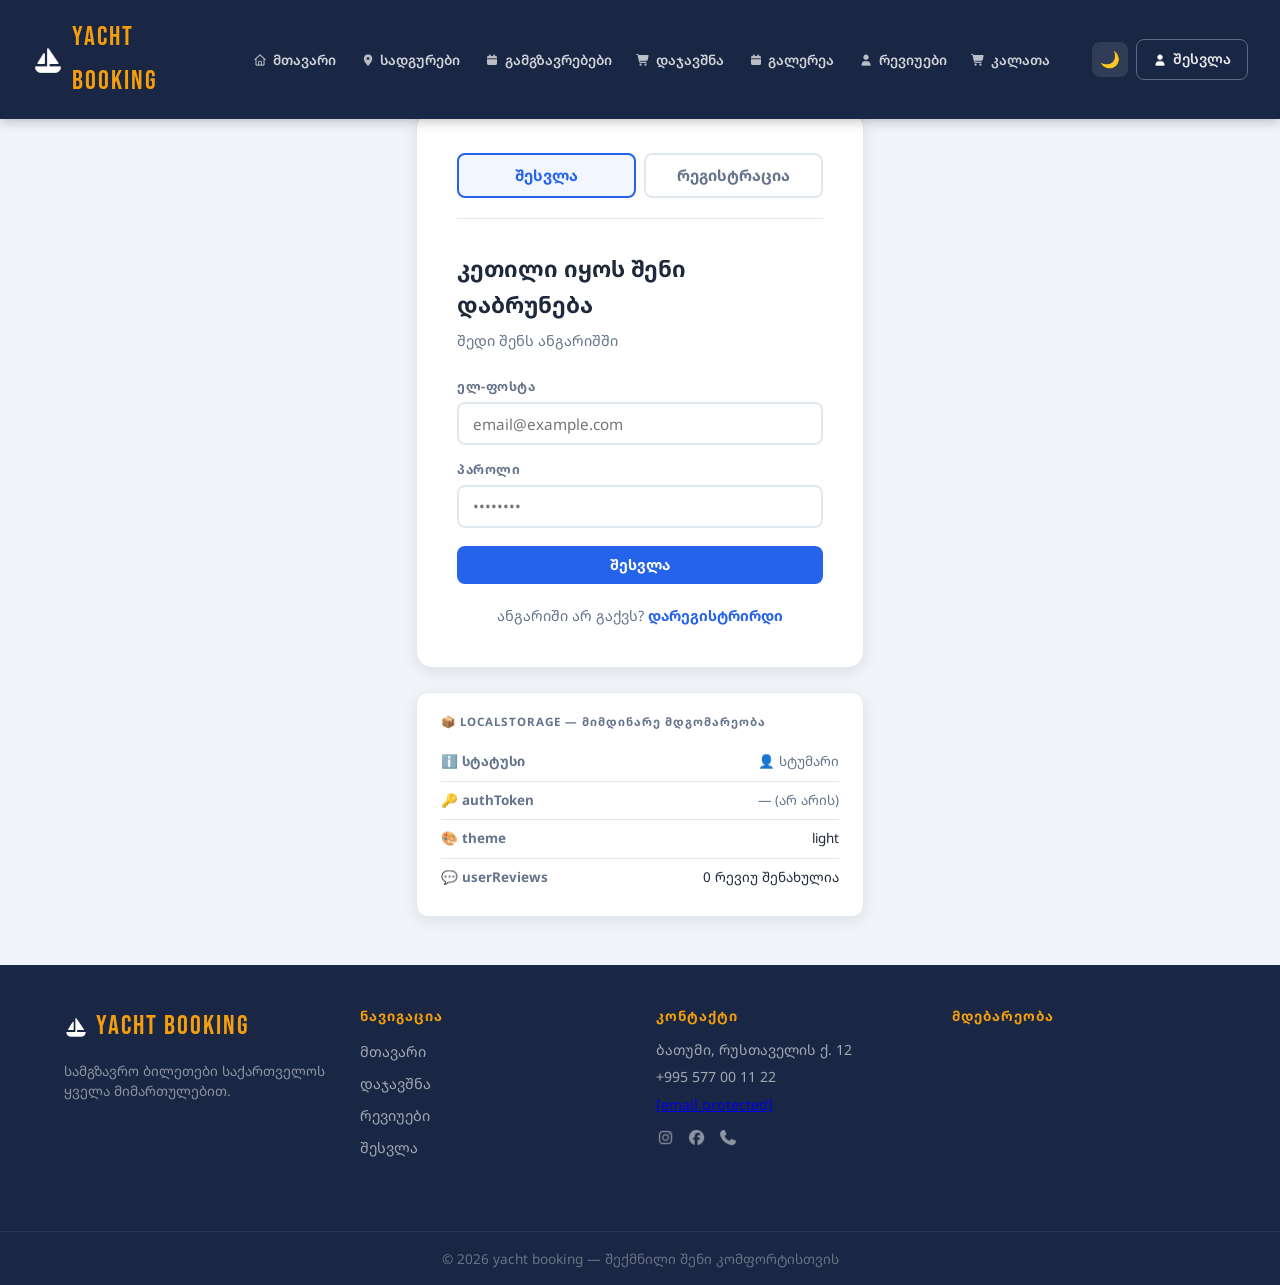
<file: pages/login.html>
<!doctype html>
<html lang="en" data-theme="light">
  <head>
    <meta charset="UTF-8" />
    <meta name="viewport" content="width=device-width, initial-scale=1.0" />
    <title>შესვლა | Yacht Booking</title>
    <link
      href="https://fonts.googleapis.com/css2?family=Bebas+Neue&family=Noto+Sans+Georgian:wght@300;400;600;700&display=swap"
      rel="stylesheet"
    />
    <link rel="stylesheet" href="../styles/style.css" />
    <link rel="icon" type="image/png" href="../assets/icons/ship.png" />
    <style>
      .auth-page {
        flex-direction: column;
        gap: 1.5rem;
      }
      .token-info-wrap {
        width: 100%;
        max-width: 28rem;
        margin: 0 auto;
      }
      .token-card {
        background: var(--card-bg);
        border: 1px solid var(--border);
        border-radius: 0.75rem;
        padding: 1.25rem 1.5rem;
        box-shadow: var(--shadow);
        transition: background 0.3s;
      }
      .token-section-title {
        font-size: 0.72rem;
        font-weight: 700;
        text-transform: uppercase;
        letter-spacing: 1px;
        color: var(--text-light);
        margin-bottom: 0.75rem;
      }
      .token-row {
        display: flex;
        align-items: flex-start;
        justify-content: space-between;
        gap: 0.75rem;
        padding: 0.5rem 0;
        border-bottom: 1px solid var(--border);
        font-size: 0.84rem;
      }
      .token-row:last-child {
        border-bottom: none;
      }
      .token-label {
        font-weight: 700;
        color: var(--text-light);
        flex-shrink: 0;
      }
      .token-value {
        color: var(--text);
        word-break: break-all;
        text-align: right;
      }
      .token-mono {
        font-family: monospace;
        font-size: 0.76rem;
        color: var(--blue);
      }
      .token-status-in {
        color: #059669;
        font-weight: 700;
      }
      .token-status-out {
        color: var(--text-light);
      }
      /* Fix form spacing */
      .auth-form-page .form-group {
        margin-bottom: 0.85rem;
      }
      .auth-form-page .btn-main.full-width {
        margin-top: 0.25rem;
      }
    </style>
  </head>
  <body>
    <header>
      <div class="header-inner">
        <a href="../pages/index.html" class="logo">
          <img src="../assets/icons/ship.png" alt="Logo" class="logo-icon" />
          <span>yacht booking</span>
        </a>
        <nav id="mainNav">
          <a href="../pages/index.html"
            ><img src="../assets/icons/home.png" alt="" />მთავარი</a
          >
          <a href="../pages/index.html#stations"
            ><img
              src="../assets/icons/location-dot-solid.png"
              alt=""
            />სადგურები</a
          >
          <a href="../pages/index.html#departures"
            ><img
              src="../assets/icons/calendar-solid.png"
              alt=""
            />გამგზავრებები</a
          >
          <a href="../pages/booking.html"
            ><img src="../assets/icons/cart.png" alt="" />დაჯავშნა</a
          >
          <a href="../pages/gallery.html"
            ><img src="../assets/icons/calendar-solid.png" alt="" />გალერეა</a
          >
          <a href="../pages/reviews.html"
            ><img src="../assets/icons/user-solid.png" alt="" />რევიუები</a
          >

          <a href="../pages/cart.html"
            ><img src="../assets/icons/cart.png" alt="" />კალათა</a
          >
        </nav>
        <div class="header-actions">
          <button id="themeToggleBtn" class="icon-btn" title="თემის შეცვლა">
            <span id="themeIcon">🌙</span>
          </button>
          <div id="userInfo" class="hidden">
            <span id="welcomeMsg" class="welcome-text"></span>
            <button class="btn-outline small" id="logoutBtn">გასვლა</button>
          </div>
          <div id="guestBtns">
            <a href="../pages/login.html" class="btn-outline">
              <img
                src="../assets/icons/user-solid.png"
                alt=""
                class="btn-icon"
              />შესვლა
            </a>
          </div>
          <button class="burger" id="burgerBtn" aria-label="მენიუ">
            <img
              src="../assets/icons/bars-solid.png"
              alt="menu"
              class="burger-icon"
            />
          </button>
        </div>
      </div>
      <div class="mobile-nav" id="mobileNav">
        <a href="../pages/index.html" class="mob-link"
          ><img src="../assets/icons/home.png" alt="" />მთავარი</a
        >
        <a href="../pages/index.html#stations" class="mob-link"
          ><img
            src="../assets/icons/location-dot-solid.png"
            alt=""
          />სადგურები</a
        >
        <a href="../pages/index.html#departures" class="mob-link"
          ><img
            src="../assets/icons/calendar-solid.png"
            alt=""
          />გამგზავრებები</a
        >
        <a href="../pages/booking.html" class="mob-link"
          ><img src="../assets/icons/cart.png" alt="" />დაჯავშნა</a
        >
        <a href="../pages/gallery.html" class="mob-link"
          ><img src="../assets/icons/calendar-solid.png" alt="" />გალერეა</a
        >
        <a href="../pages/reviews.html" class="mob-link"
          ><img src="../assets/icons/user-solid.png" alt="" />რევიუები</a
        >

        <a href="../pages/cart.html" class="mob-link"
          ><img src="../assets/icons/cart.png" alt="" />კალათა</a
        >
        <a href="../pages/login.html" class="mob-link"
          ><img src="../assets/icons/user-solid.png" alt="" />შესვლა</a
        >
      </div>
    </header>

    <main class="auth-page">
      <div class="auth-container">
        <div class="auth-tabs">
          <button class="auth-tab active" id="tabLogin">შესვლა</button>
          <button class="auth-tab" id="tabRegister">რეგისტრაცია</button>
        </div>

        <!-- LOGIN -->
        <div id="loginForm" class="auth-form-page">
          <h1>კეთილი იყოს შენი დაბრუნება</h1>
          <p class="auth-sub">შედი შენს ანგარიშში</p>
          <div class="form-group">
            <label for="login-email">ელ-ფოსტა</label>
            <input
              type="email"
              id="login-email"
              placeholder="email@example.com"
              required
            />
          </div>
          <div class="form-group">
            <label for="login-password">პაროლი</label>
            <input type="password" id="login-password" placeholder="••••••••" />
          </div>
          <button class="btn-main full-width" id="loginSubmitBtn">
            შესვლა
          </button>
          <div id="loginMsg" class="auth-msg hidden"></div>
          <p class="auth-switch">
            ანგარიში არ გაქვს?
            <a href="#" id="goToRegister">დარეგისტრირდი</a>
          </p>
        </div>

        <!-- REGISTER -->
        <div id="registerForm" class="auth-form-page hidden">
          <h1>ახალი ანგარიში</h1>
          <p class="auth-sub">შექმენი ანგარიში</p>
          <div class="form-group">
            <label for="reg-name">სახელი</label>
            <input type="text" id="reg-name" placeholder="გიორგი" />
          </div>
          <div class="form-group">
            <label for="reg-surname">გვარი</label>
            <input type="text" id="reg-surname" placeholder="ბაგრატიონი" />
          </div>
          <div class="form-group">
            <label for="reg-email">ელ-ფოსტა</label>
            <input
              type="email"
              id="reg-email"
              placeholder="email@example.com"
              required
            />
          </div>
          <div class="form-group">
            <label for="reg-password">პაროლი</label>
            <input
              type="password"
              id="reg-password"
              placeholder="მინ. 6 სიმბოლო"
            />
          </div>
          <button class="btn-main full-width" id="registerSubmitBtn">
            რეგისტრაცია
          </button>
          <div id="registerMsg" class="auth-msg hidden"></div>
          <p class="auth-switch">
            უკვე გაქვს ანგარიში?
            <a href="#" id="goToLogin">შედი</a>
          </p>
        </div>
      </div>
      <!-- localStorage Info (სამშინაო დავალება) -->
      <div id="tokenInfo" class="token-info-wrap"></div>
    </main>

    <footer>
      <div class="footer-inner">
        <div class="footer-col">
          <div class="logo footer-logo-wrap">
            <img
              src="../assets/icons/ship.png"
              alt=""
              class="logo-icon footer-logo"
            />
            <span>yacht booking</span>
          </div>
          <p class="footer-desc">
            სამგზავრო ბილეთები საქართველოს ყველა მიმართულებით.
          </p>
        </div>
        <div class="footer-col">
          <h4 class="footer-heading">ნავიგაცია</h4>
          <ul class="footer-links">
            <li><a href="../pages/index.html">მთავარი</a></li>
            <li><a href="../pages/booking.html">დაჯავშნა</a></li>
            <li><a href="../pages/reviews.html">რევიუები</a></li>
            <li><a href="../pages/login.html">შესვლა</a></li>
          </ul>
        </div>
        <div class="footer-col">
          <h4 class="footer-heading">კონტაქტი</h4>
          <p class="footer-contact">ბათუმი, რუსთაველის ქ. 12</p>
          <p class="footer-contact">+995 577 00 11 22</p>
          <p class="footer-contact">
            <a
              href="/cdn-cgi/l/email-protection"
              class="__cf_email__"
              data-cfemail="c6afa8a0a986bfa7a5aeb2a4a9a9adafa8a1e8a1a3"
              >[email&#160;protected]</a
            >
          </p>
          <div class="footer-social">
            <a href="#"
              ><img
                src="../assets/icons/instagram-brands-solid.png"
                alt="instagram"
            /></a>
            <a href="#"
              ><img
                src="../assets/icons/facebook-brands-solid.png"
                alt="facebook"
            /></a>
            <a href="#"><img src="../assets/icons/phone.png" alt="phone" /></a>
          </div>
        </div>
        <div class="footer-col">
          <h4 class="footer-heading">მდებარეობა</h4>
          <div class="footer-map">
            <iframe
              src="https://www.google.com/maps/embed?pb=!1m18!1m12!1m3!1d2990.123456789!2d41.6168!3d41.6427!2m3!1f0!2f0!3f0!3m2!1i1024!2i768!4f13.1!3m3!1m2!1s0x4057585f2b5c7c3f%3A0x1234567890abcdef!2z4YOT4YOU4YOQ4YOb4YOj4YOX4YOk4YOQIOGDpeGDlOGDmuGDmA!5e0!3m2!1ska!2sge!4v1234567890"
              width="100%"
              height="160"
              style="border: 0; border-radius: 0.5rem"
              allowfullscreen=""
              loading="lazy"
              referrerpolicy="no-referrer-when-downgrade"
            ></iframe>
          </div>
        </div>
      </div>
      <div class="footer-bottom">
        <p>© 2026 yacht booking — შექმნილი შენი კომფორტისთვის</p>
      </div>
    </footer>

    <script src="../scripts/login.js" type="module"></script>
  </body>
</html>
</file>
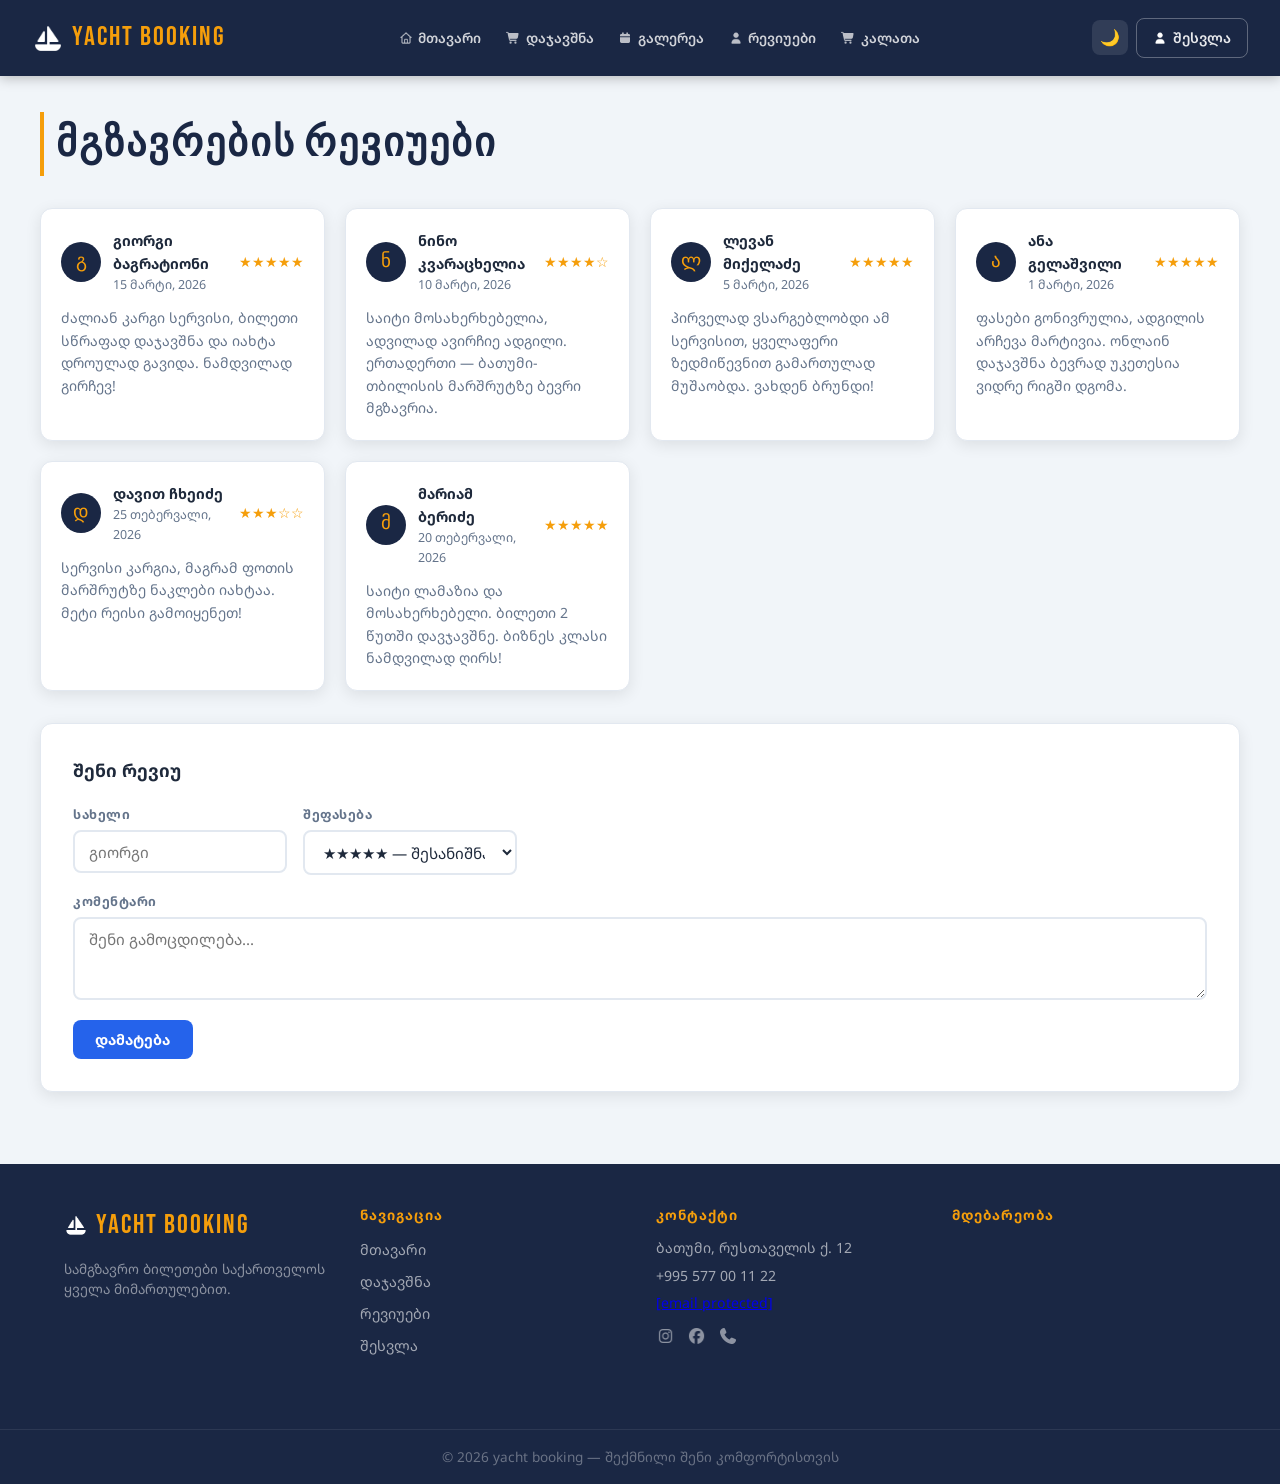
<file: pages/reviews.html>
<!doctype html>
<html lang="en" data-theme="light">
  <head>
    <meta charset="UTF-8" />
    <meta name="viewport" content="width=device-width, initial-scale=1.0" />
    <title>რევიუები | Yacht Booking</title>
    <link
      href="https://fonts.googleapis.com/css2?family=Bebas+Neue&family=Noto+Sans+Georgian:wght@300;400;600;700&display=swap"
      rel="stylesheet"
    />
    <link rel="stylesheet" href="../styles/style.css" />
    <link rel="icon" type="image/png" href="../assets/icons/ship.png" />
  </head>
  <body>
    <header>
      <div class="header-inner">
        <a href="../pages/index.html" class="logo">
          <img src="../assets/icons/ship.png" alt="Logo" class="logo-icon" />
          <span>yacht booking</span>
        </a>
        <nav id="mainNav">
          <a href="../pages/index.html"
            ><img src="../assets/icons/home.png" alt="" />მთავარი</a
          >
          <a href="../pages/booking.html"
            ><img src="../assets/icons/cart.png" alt="" />დაჯავშნა</a
          >
          <a href="../pages/gallery.html"
            ><img src="../assets/icons/calendar-solid.png" alt="" />გალერეა</a
          >
          <a href="../pages/reviews.html"
            ><img src="../assets/icons/user-solid.png" alt="" />რევიუები</a
          >

          <a href="../pages/cart.html"
            ><img src="../assets/icons/cart.png" alt="" />კალათა</a
          >
        </nav>
        <div class="header-actions">
          <button id="themeToggleBtn" class="icon-btn" title="თემის შეცვლა">
            <span id="themeIcon">🌙</span>
          </button>
          <div id="userInfo" class="hidden">
            <span id="welcomeMsg" class="welcome-text"></span>
            <button class="btn-outline small" id="logoutBtn">გასვლა</button>
          </div>
          <div id="guestBtns">
            <a href="../pages/login.html" class="btn-outline">
              <img
                src="../assets/icons/user-solid.png"
                alt=""
                class="btn-icon"
              />
              შესვლა
            </a>
          </div>
          <button class="burger" id="burgerBtn" aria-label="მენიუ">
            <img
              src="../assets/icons/bars-solid.png"
              alt="menu"
              class="burger-icon"
            />
          </button>
        </div>
      </div>
      <div class="mobile-nav" id="mobileNav">
        <a href="../pages/index.html" class="mob-link"
          ><img src="../assets/icons/home.png" alt="" />მთავარი</a
        >
        <a href="../pages/index.html#stations" class="mob-link"
          ><img
            src="../assets/icons/location-dot-solid.png"
            alt=""
          />სადგურები</a
        >
        <a href="../pages/index.html#departures" class="mob-link"
          ><img
            src="../assets/icons/calendar-solid.png"
            alt=""
          />გამგზავრებები</a
        >
        <a href="../pages/booking.html" class="mob-link"
          ><img src="../assets/icons/cart.png" alt="" />დაჯავშნა</a
        >
        <a href="../pages/gallery.html" class="mob-link"
          ><img src="../assets/icons/calendar-solid.png" alt="" />გალერეა</a
        >
        <a href="../pages/reviews.html" class="mob-link"
          ><img src="../assets/icons/user-solid.png" alt="" />რევიუები</a
        >

        <a href="../pages/cart.html" class="mob-link"
          ><img src="../assets/icons/cart.png" alt="" />კალათა</a
        >
        <a href="../pages/login.html" class="mob-link"
          ><img src="../assets/icons/user-solid.png" alt="" />შესვლა</a
        >
      </div>
    </header>

    <main class="reviews-page">
      <div class="section-inner">
        <h1 class="page-title">მგზავრების რევიუები</h1>

        <!-- სტატიკური რევიუები -->
        <div class="reviews-grid" id="reviewsGrid">
          <div class="review-card">
            <div class="review-header">
              <div class="review-avatar">გ</div>
              <div>
                <p class="review-name">გიორგი ბაგრატიონი</p>
                <p class="review-date">15 მარტი, 2026</p>
              </div>
              <div class="review-stars">★★★★★</div>
            </div>
            <p class="review-text">
              ძალიან კარგი სერვისი, ბილეთი სწრაფად დაჯავშნა და იახტა დროულად
              გავიდა. ნამდვილად გირჩევ!
            </p>
          </div>

          <div class="review-card">
            <div class="review-header">
              <div class="review-avatar">ნ</div>
              <div>
                <p class="review-name">ნინო კვარაცხელია</p>
                <p class="review-date">10 მარტი, 2026</p>
              </div>
              <div class="review-stars">★★★★☆</div>
            </div>
            <p class="review-text">
              საიტი მოსახერხებელია, ადვილად ავირჩიე ადგილი. ერთადერთი —
              ბათუმი-თბილისის მარშრუტზე ბევრი მგზავრია.
            </p>
          </div>

          <div class="review-card">
            <div class="review-header">
              <div class="review-avatar">ლ</div>
              <div>
                <p class="review-name">ლევან მიქელაძე</p>
                <p class="review-date">5 მარტი, 2026</p>
              </div>
              <div class="review-stars">★★★★★</div>
            </div>
            <p class="review-text">
              პირველად ვსარგებლობდი ამ სერვისით, ყველაფერი ზედმიწევნით
              გამართულად მუშაობდა. ვახდენ ბრუნდი!
            </p>
          </div>

          <div class="review-card">
            <div class="review-header">
              <div class="review-avatar">ა</div>
              <div>
                <p class="review-name">ანა გელაშვილი</p>
                <p class="review-date">1 მარტი, 2026</p>
              </div>
              <div class="review-stars">★★★★★</div>
            </div>
            <p class="review-text">
              ფასები გონივრულია, ადგილის არჩევა მარტივია. ონლაინ დაჯავშნა ბევრად
              უკეთესია ვიდრე რიგში დგომა.
            </p>
          </div>

          <div class="review-card">
            <div class="review-header">
              <div class="review-avatar">დ</div>
              <div>
                <p class="review-name">დავით ჩხეიძე</p>
                <p class="review-date">25 თებერვალი, 2026</p>
              </div>
              <div class="review-stars">★★★☆☆</div>
            </div>
            <p class="review-text">
              სერვისი კარგია, მაგრამ ფოთის მარშრუტზე ნაკლები იახტაა. მეტი რეისი
              გამოიყენეთ!
            </p>
          </div>

          <div class="review-card">
            <div class="review-header">
              <div class="review-avatar">მ</div>
              <div>
                <p class="review-name">მარიამ ბერიძე</p>
                <p class="review-date">20 თებერვალი, 2026</p>
              </div>
              <div class="review-stars">★★★★★</div>
            </div>
            <p class="review-text">
              საიტი ლამაზია და მოსახერხებელი. ბილეთი 2 წუთში დავჯავშნე. ბიზნეს
              კლასი ნამდვილად ღირს!
            </p>
          </div>
        </div>

        <!-- რევიუს დამატება -->
        <div class="form-card review-form-card">
          <h3 class="sub-title">შენი რევიუ</h3>
          <div class="form-grid">
            <div class="form-group">
              <label for="r-name">სახელი</label>
              <input type="text" id="r-name" placeholder="გიორგი" />
            </div>
            <div class="form-group">
              <label for="r-rating">შეფასება</label>
              <select id="r-rating">
                <option value="5">★★★★★ — შესანიშნავი</option>
                <option value="4">★★★★☆ — კარგი</option>
                <option value="3">★★★☆☆ — საშუალო</option>
                <option value="2">★★☆☆☆ — ცუდი</option>
                <option value="1">★☆☆☆☆ — ძალიან ცუდი</option>
              </select>
            </div>
            <div class="form-group form-group-full">
              <label for="r-text">კომენტარი</label>
              <textarea
                id="r-text"
                placeholder="შენი გამოცდილება..."
                rows="3"
              ></textarea>
            </div>
          </div>
          <button id="addReviewBtn" class="btn-main">დამატება</button>
          <div id="reviewMsg" class="auth-msg hidden"></div>
        </div>
      </div>
    </main>

    <footer>
      <div class="footer-inner">
        <div class="footer-col">
          <div class="logo footer-logo-wrap">
            <img
              src="../assets/icons/ship.png"
              alt=""
              class="logo-icon footer-logo"
            />
            <span>yacht booking</span>
          </div>
          <p class="footer-desc">
            სამგზავრო ბილეთები საქართველოს ყველა მიმართულებით.
          </p>
        </div>
        <div class="footer-col">
          <h4 class="footer-heading">ნავიგაცია</h4>
          <ul class="footer-links">
            <li><a href="../pages/index.html">მთავარი</a></li>
            <li><a href="../pages/booking.html">დაჯავშნა</a></li>
            <li><a href="../pages/reviews.html">რევიუები</a></li>
            <li><a href="../pages/login.html">შესვლა</a></li>
          </ul>
        </div>
        <div class="footer-col">
          <h4 class="footer-heading">კონტაქტი</h4>
          <p class="footer-contact">ბათუმი, რუსთაველის ქ. 12</p>
          <p class="footer-contact">+995 577 00 11 22</p>
          <p class="footer-contact">
            <a
              href="/cdn-cgi/l/email-protection"
              class="__cf_email__"
              data-cfemail="11787f777e516870727965737e7e7a787f763f7674"
              >[email&#160;protected]</a
            >
          </p>
          <div class="footer-social">
            <a href="#"
              ><img
                src="../assets/icons/instagram-brands-solid.png"
                alt="instagram"
            /></a>
            <a href="#"
              ><img
                src="../assets/icons/facebook-brands-solid.png"
                alt="facebook"
            /></a>
            <a href="#"><img src="../assets/icons/phone.png" alt="phone" /></a>
          </div>
        </div>
        <div class="footer-col">
          <h4 class="footer-heading">მდებარეობა</h4>
          <div class="footer-map">
            <iframe
              src="https://www.google.com/maps/embed?pb=!1m18!1m12!1m3!1d2990.123456789!2d41.6168!3d41.6427!2m3!1f0!2f0!3f0!3m2!1i1024!2i768!4f13.1!3m3!1m2!1s0x4057585f2b5c7c3f%3A0x1234567890abcdef!2z4YOT4YOU4YOQ4YOb4YOj4YOX4YOk4YOQIOGDpeGDlOGDmuGDmA!5e0!3m2!1ska!2sge!4v1234567890"
              width="100%"
              height="160"
              style="border: 0; border-radius: 0.5rem"
              allowfullscreen=""
              loading="lazy"
              referrerpolicy="no-referrer-when-downgrade"
            ></iframe>
          </div>
        </div>
      </div>
      <div class="footer-bottom">
        <p>© 2026 yacht booking — შექმნილი შენი კომფორტისთვის</p>
      </div>
    </footer>

    <script src="../scripts/reviews.js" type="module"></script>
  </body>
</html>
</file>
<file: styles/style.css>
/* #region VARIABLES & THEMES */
:root {
  --navy: #1a2744;
  --blue: #2563eb;
  --blue-dark: #1d4ed8;
  --accent: #f59e0b;
  --red: #ef4444;
  --bg: #f1f5f9;
  --bg-alt: #ffffff;
  --card-bg: #ffffff;
  --text: #1e293b;
  --text-light: #64748b;
  --border: #e2e8f0;
  --shadow: 0 4px 16px rgba(0, 0, 0, 0.09);
  --header-bg: #1a2744;
  --header-text: #ffffff;
  --input-bg: #ffffff;
}

[data-theme="dark"] {
  --bg: #0f172a;
  --bg-alt: #1e293b;
  --card-bg: #1e293b;
  --text: #e2e8f0;
  --text-light: #94a3b8;
  --border: #334155;
  --shadow: 0 4px 16px rgba(0, 0, 0, 0.35);
  --header-bg: #0f172a;
  --header-text: #e2e8f0;
  --input-bg: #1e293b;
}
/* #endregion VARIABLES & THEMES */

/* #region RESET & BASE */
*,
*::before,
*::after {
  box-sizing: border-box;
  margin: 0;
  padding: 0;
}

html {
  scroll-behavior: smooth;
  overflow-x: hidden;
}

body {
  font-family: "Noto Sans Georgian", sans-serif;
  background: var(--bg);
  color: var(--text);
  font-size: 1rem;
  line-height: 1.6;
  transition:
    background 0.3s,
    color 0.3s;
  width: 100%;
  max-width: 100%;
  overflow-x: hidden;
  padding-top: 4rem;
}
/* #endregion RESET & BASE */

/* #region HEADER */
header {
  background: var(--header-bg);
  position: fixed;
  top: 0;
  left: 0;
  right: 0;
  width: 100%;
  z-index: 100;
  box-shadow: 0 2px 12px rgba(0, 0, 0, 0.25);
  transition: background 0.3s;
}

.header-inner {
  width: 100%;
  max-width: none;
  margin: 0 auto;
  padding: 1rem 2rem;
  display: flex;
  justify-content: space-between;
  align-items: center;
  gap: 2rem;
}

.logo {
  display: flex;
  align-items: center;
  gap: 0.5rem;
  font-family: "Bebas Neue", sans-serif;
  font-size: 1.7rem;
  color: var(--accent);
  letter-spacing: 2px;
  text-decoration: none;
}

a.logo {
  text-decoration: none;
}

.logo-icon {
  width: 2rem;
  height: 2rem;
  filter: brightness(0) invert(1);
}

nav {
  display: flex;
  gap: 0.25rem;
  align-items: center;
  flex: 1;
  justify-content: center;
}

nav a {
  display: inline-flex;
  align-items: center;
  gap: 0.35rem;
  color: rgba(255, 255, 255, 0.8);
  text-decoration: none;
  padding: 0.45rem 0.65rem;
  border-radius: 6px;
  font-size: 0.85rem;
  font-weight: 600;
  white-space: nowrap;
  transition:
    background 0.2s,
    color 0.2s;
}

nav a img {
  width: 14px;
  height: 14px;
  filter: brightness(0) invert(1);
  opacity: 0.7;
}

nav a:hover {
  background: rgba(255, 255, 255, 0.1);
  color: var(--accent);
}

nav a:hover img {
  opacity: 1;
  filter: brightness(0) saturate(100%) invert(70%) sepia(80%) hue-rotate(0deg);
}

.active-link {
  color: var(--accent) !important;
}

.header-actions {
  display: flex;
  align-items: center;
  gap: 0.5rem;
  flex-wrap: nowrap;
}

.icon-btn {
  background: rgba(255, 255, 255, 0.1);
  border: none;
  border-radius: 8px;
  width: 2.2rem;
  height: 2.2rem;
  font-size: 1rem;
  cursor: pointer;
  transition: background 0.2s;
  display: flex;
  align-items: center;
  justify-content: center;
}

.icon-btn:hover {
  background: rgba(255, 255, 255, 0.2);
}

/* Auth ბლოკი — JS inline style-ით აკონტროლებს display-ს */
#guestBtns,
#userInfo {
  display: flex;
  align-items: center;
  gap: 0.4rem;
  flex-shrink: 0;
}

#userInfo.hidden,
#guestBtns.hidden {
  display: none !important;
}

.welcome-text {
  color: rgba(255, 255, 255, 0.85);
  font-size: 0.85rem;
  font-weight: 600;
}

.burger {
  display: none;
  background: rgba(255, 255, 255, 0.1);
  border: none;
  border-radius: 6px;
  padding: 0.4rem;
  cursor: pointer;
}

.burger-icon {
  width: 1.2rem;
  height: 1.2rem;
  filter: brightness(0) invert(1);
}

.mobile-nav {
  display: none;
  flex-direction: column;
  background: var(--header-bg);
  padding: 0 1.5rem 1rem;
  border-top: 1px solid rgba(255, 255, 255, 0.08);
  transition: background 0.3s;
}

.mobile-nav.open {
  display: flex;
}

.mob-link {
  display: flex;
  align-items: center;
  gap: 0.5rem;
  color: rgba(255, 255, 255, 0.8);
  text-decoration: none;
  padding: 0.6rem 0;
  border-bottom: 1px solid rgba(255, 255, 255, 0.07);
  font-weight: 600;
  font-size: 0.9rem;
}

.mob-link img {
  width: 14px;
  filter: brightness(0) invert(1);
  opacity: 0.7;
}
/* #endregion HEADER */

/* #region BUTTONS */
.btn-main {
  display: inline-flex;
  align-items: center;
  gap: 0.4rem;
  background: var(--blue);
  color: white;
  padding: 0.6rem 1.4rem;
  border-radius: 8px;
  font-family: "Noto Sans Georgian", sans-serif;
  font-size: 0.9rem;
  font-weight: 700;
  border: none;
  cursor: pointer;
  text-decoration: none;
  transition:
    background 0.2s,
    transform 0.15s;
}

.btn-main:hover {
  background: var(--blue-dark);
  transform: translateY(-1px);
}

.btn-outline {
  display: inline-flex;
  align-items: center;
  gap: 0.4rem;
  background: transparent;
  color: rgba(255, 255, 255, 0.9);
  padding: 0.5rem 1rem;
  border-radius: 8px;
  border: 1px solid rgba(255, 255, 255, 0.3);
  font-family: "Noto Sans Georgian", sans-serif;
  font-size: 0.88rem;
  font-weight: 600;
  cursor: pointer;
  text-decoration: none;
  transition: background 0.2s;
}

.btn-outline:hover {
  background: rgba(255, 255, 255, 0.1);
}

.btn-outline.small {
  padding: 0.35rem 0.75rem;
  font-size: 0.8rem;
}

.btn-secondary {
  display: inline-flex;
  align-items: center;
  gap: 0.4rem;
  background: var(--accent);
  color: var(--navy);
  padding: 0.6rem 1.4rem;
  border-radius: 8px;
  font-family: "Noto Sans Georgian", sans-serif;
  font-size: 0.9rem;
  font-weight: 700;
  border: none;
  cursor: pointer;
  transition:
    opacity 0.2s,
    transform 0.15s;
}

.btn-secondary:hover {
  opacity: 0.85;
  transform: translateY(-1px);
}

.btn-danger {
  display: inline-flex;
  align-items: center;
  gap: 0.4rem;
  background: var(--red);
  color: white;
  padding: 0.6rem 1.4rem;
  border-radius: 8px;
  font-family: "Noto Sans Georgian", sans-serif;
  font-size: 0.9rem;
  font-weight: 700;
  border: none;
  cursor: pointer;
  transition:
    opacity 0.2s,
    transform 0.15s;
}

.btn-danger:hover {
  opacity: 0.85;
  transform: translateY(-1px);
}

.btn-search {
  background: var(--blue);
  border: none;
  border-radius: 8px;
  padding: 0.55rem 0.75rem;
  cursor: pointer;
  display: flex;
  align-items: center;
  transition: background 0.2s;
}

.btn-search img {
  width: 1rem;
  height: 1rem;
  filter: brightness(0) invert(1);
}

.btn-search:hover {
  background: var(--blue-dark);
}

.btn-icon {
  width: 14px;
  height: 14px;
  filter: brightness(0) invert(1);
}

.full-width {
  width: 100%;
  justify-content: center;
}
/* #endregion BUTTONS */

/* #region AUTH MODAL */
.modal-overlay {
  position: fixed;
  inset: 0;
  background: rgba(0, 0, 0, 0.55);
  z-index: 200;
  display: flex;
  align-items: center;
  justify-content: center;
  padding: 1rem;
  backdrop-filter: blur(3px);
}

.modal-overlay.hidden {
  display: none;
}

.modal {
  background: var(--card-bg);
  border-radius: 16px;
  padding: 2rem;
  width: 100%;
  max-width: 420px;
  position: relative;
  box-shadow: 0 20px 60px rgba(0, 0, 0, 0.3);
  transition: background 0.3s;
}

.modal-close {
  position: absolute;
  top: 1rem;
  right: 1rem;
  background: none;
  border: none;
  cursor: pointer;
  opacity: 0.5;
  transition: opacity 0.2s;
}

.modal-close:hover {
  opacity: 1;
}
.modal-close img {
  width: 1rem;
  height: 1rem;
}

.modal-tabs {
  display: flex;
  gap: 0.5rem;
  margin-bottom: 1.5rem;
}

.tab-btn {
  flex: 1;
  padding: 0.6rem;
  border: 2px solid var(--border);
  border-radius: 8px;
  background: transparent;
  color: var(--text-light);
  font-family: "Noto Sans Georgian", sans-serif;
  font-size: 0.9rem;
  font-weight: 700;
  cursor: pointer;
  transition: all 0.2s;
}

.tab-btn.active {
  border-color: var(--blue);
  color: var(--blue);
  background: rgba(37, 99, 235, 0.06);
}

.auth-form h2 {
  font-size: 1.3rem;
  margin-bottom: 1.25rem;
  color: var(--text);
}
/* #endregion AUTH MODAL */

/* #region HERO */
.hero {
  background: linear-gradient(135deg, var(--navy) 0%, #2d3e6e 100%);
  color: white;
  text-align: center;
  padding: 8rem 1.5rem 4rem;
  position: relative;
  overflow: hidden;
}

.hero-content {
  max-width: none;
  width: 100%;
}

.hero h1 {
  font-family: "Bebas Neue", sans-serif;
  font-size: clamp(2.5rem, 6vw, 4.5rem);
  letter-spacing: 3px;
  line-height: 1.1;
  margin-bottom: 1rem;
}

.accent {
  color: var(--accent);
}
.hero p {
  font-size: 1.1rem;
  opacity: 0.8;
  margin-bottom: 2rem;
}

.sea-track {
  position: absolute;
  bottom: 0;
  left: 0;
  width: 100%;
  height: 60px;
  overflow: hidden;
}

.waves-bg {
  position: absolute;
  bottom: 0;
  width: 200%;
  height: 40px;
  background: repeating-linear-gradient(
    90deg,
    rgba(255, 255, 255, 0.08) 0px,
    rgba(255, 255, 255, 0.08) 20px,
    transparent 20px,
    transparent 40px
  );
  animation: waveMove 4s linear infinite;
}

@keyframes waveMove {
  from {
    transform: translateX(0);
  }
  to {
    transform: translateX(-50%);
  }
}

.ship-anim {
  position: absolute;
  bottom: 12px;
  animation: shipSail 20s linear infinite;
}

.ship-img {
  width: 2.5rem;
  height: auto;
  filter: brightness(0) invert(1);
  animation: shipBob 2s ease-in-out infinite;
}

@keyframes shipSail {
  from {
    left: -5rem;
  }
  to {
    left: 100%;
  }
}

@keyframes shipBob {
  0%,
  100% {
    transform: translateY(0);
  }
  50% {
    transform: translateY(-4px);
  }
}

.hero-stats {
  display: flex;
  gap: 2rem;
  justify-content: center;
  flex-wrap: wrap;
  margin-top: 2rem;
}

.hero-stat {
  text-align: center;
}

.hero-stat-num {
  font-family: "Bebas Neue", sans-serif;
  font-size: 2rem;
  letter-spacing: 2px;
  color: var(--accent);
  display: block;
}

.hero-stat-label {
  font-size: 0.8rem;
  color: rgba(255, 255, 255, 0.65);
}
/* #endregion HERO */

/* #region SECTIONS & TYPOGRAPHY */
.section {
  padding: 4rem 1.5rem;
  transition: background 0.3s;
}

.alt-bg {
  background: var(--bg-alt);
}

.section-inner {
  max-width: 1200px;
  margin: 0 auto;
}

.section-title {
  display: flex;
  align-items: center;
  gap: 0.6rem;
  font-family: "Bebas Neue", sans-serif;
  font-size: 2.2rem;
  letter-spacing: 2px;
  color: var(--navy);
  margin-bottom: 1.5rem;
  border-left: 5px solid var(--accent);
  padding-left: 0.75rem;
}

[data-theme="dark"] .section-title {
  color: var(--accent);
}

.title-icon {
  width: 1.4rem;
  height: 1.4rem;
  filter: opacity(0.7);
}
[data-theme="dark"] .title-icon {
  filter: brightness(0) invert(1) opacity(0.6);
}
/* #endregion SECTIONS & TYPOGRAPHY */

/* #region SEARCH & DROPDOWN */
.search-wrap {
  position: relative;
  display: flex;
  gap: 0.5rem;
  align-items: center;
  margin-bottom: 1.5rem;
  flex-wrap: wrap;
}

.search-wrap input {
  padding: 0.65rem 1rem;
  border: 2px solid var(--border);
  border-radius: 8px;
  font-family: "Noto Sans Georgian", sans-serif;
  font-size: 0.95rem;
  width: 280px;
  background: var(--input-bg);
  color: var(--text);
  outline: none;
  transition:
    border 0.2s,
    background 0.3s,
    color 0.3s;
}

.search-wrap input:focus {
  border-color: var(--blue);
}

.dropdown {
  position: absolute;
  top: calc(100% + 4px);
  left: 0;
  z-index: 50;
  background: var(--card-bg);
  border: 1px solid var(--border);
  border-radius: 8px;
  box-shadow: var(--shadow);
  width: 280px;
  max-height: 220px;
  overflow-y: auto;
  display: none;
  transition: background 0.3s;
}

.dropdown p {
  padding: 0.6rem 1rem;
  margin: 0;
  cursor: pointer;
  font-size: 0.9rem;
  color: var(--text);
  border-bottom: 1px solid var(--border);
  transition: background 0.15s;
}

.dropdown p:last-child {
  border-bottom: none;
}
.dropdown p:hover {
  background: rgba(37, 99, 235, 0.08);
  color: var(--blue);
}
/* #endregion SEARCH & DROPDOWN */

/* #region CARDS */
.products {
  display: grid;
  grid-template-columns: repeat(auto-fill, minmax(270px, 1fr));
  gap: 1.25rem;
}

.card {
  background: var(--card-bg);
  border-radius: 12px;
  padding: 1.25rem 1.5rem;
  border: 1px solid var(--border);
  box-shadow: var(--shadow);
  transition:
    transform 0.2s,
    box-shadow 0.2s,
    background 0.3s;
}

.card:hover {
  transform: translateY(-4px);
  box-shadow: 0 8px 24px rgba(0, 0, 0, 0.14);
}

.card h3 {
  color: var(--navy);
  font-size: 1.05rem;
  margin-bottom: 0.4rem;
}
[data-theme="dark"] .card h3 {
  color: var(--accent);
}
.card h4 {
  color: var(--blue);
  font-size: 0.95rem;
  margin-bottom: 0.3rem;
}
.card p {
  color: var(--text-light);
  font-size: 0.86rem;
  margin-top: 0.25rem;
}

.trainCard {
  background: rgba(37, 99, 235, 0.05);
  border-left: 4px solid var(--blue);
  margin-left: 1rem;
}

[data-theme="dark"] .trainCard {
  background: rgba(37, 99, 235, 0.1);
}
/* #endregion CARDS */

/* #region FORMS */
.form-card {
  background: var(--card-bg);
  border-radius: 12px;
  padding: 2rem;
  border: 1px solid var(--border);
  box-shadow: var(--shadow);
  margin-bottom: 1.5rem;
  transition: background 0.3s;
}

.sub-title {
  color: var(--text);
  font-size: 1.1rem;
  font-weight: 700;
  margin-bottom: 1.25rem;
}

.form-grid {
  display: grid;
  grid-template-columns: repeat(auto-fit, minmax(210px, 1fr));
  gap: 1rem;
  margin-bottom: 1.25rem;
}

.form-group {
  display: flex;
  flex-direction: column;
  gap: 0.35rem;
}

.form-group label {
  font-size: 0.8rem;
  font-weight: 700;
  color: var(--text-light);
  text-transform: uppercase;
  letter-spacing: 0.5px;
}

.form-group input,
.form-group select,
textarea {
  padding: 0.6rem 0.9rem;
  border: 2px solid var(--border);
  border-radius: 8px;
  font-family: "Noto Sans Georgian", sans-serif;
  font-size: 0.95rem;
  background: var(--input-bg);
  color: var(--text);
  outline: none;
  transition:
    border 0.2s,
    background 0.3s;
}

.form-group input:focus,
.form-group select:focus,
textarea:focus {
  border-color: var(--blue);
}

.form-group select {
  cursor: pointer;
  width: 100%;
}
.form-group select:disabled {
  opacity: 0.5;
  cursor: not-allowed;
}

textarea {
  resize: vertical;
  width: 100%;
}

.auth-msg {
  margin-top: 0.85rem;
  padding: 0.65rem 1rem;
  border-radius: 8px;
  font-weight: 600;
  font-size: 0.9rem;
}

.auth-msg.success {
  background: #d1fae5;
  color: #065f46;
  border: 1px solid #6ee7b7;
}
.auth-msg.error {
  background: #fee2e2;
  color: #991b1b;
  border: 1px solid #fca5a5;
}

.hidden {
  display: none !important;
}
/* #endregion FORMS */

/* #region LOGIN PAGE */
.auth-page {
  min-height: calc(100vh - 9rem);
  display: flex;
  flex-direction: column;
  align-items: center;
  justify-content: center;
  gap: 1.5rem;
  padding: 3rem 1.5rem;
}

.auth-container {
  background: var(--card-bg);
  border-radius: 1rem;
  padding: 2.5rem;
  width: 100%;
  max-width: 28rem;
  border: 1px solid var(--border);
  box-shadow: var(--shadow);
  transition: background 0.3s;
}

.auth-tabs {
  display: flex;
  gap: 0.5rem;
  margin-bottom: 2rem;
  border-bottom: 1px solid var(--border);
  padding-bottom: 1.25rem;
}

.auth-tab {
  flex: 1;
  padding: 0.65rem;
  border: 2px solid var(--border);
  border-radius: 0.5rem;
  background: transparent;
  color: var(--text-light);
  font-family: "Noto Sans Georgian", sans-serif;
  font-size: 0.95rem;
  font-weight: 700;
  cursor: pointer;
  transition: all 0.2s;
}

.auth-tab.active {
  border-color: var(--blue);
  color: var(--blue);
  background: rgba(37, 99, 235, 0.06);
}

.auth-form-page h1 {
  font-size: 1.4rem;
  font-weight: 700;
  margin-bottom: 0.4rem;
  color: var(--text);
}

.auth-form-page .form-group {
  margin-bottom: 0.85rem;
}

.auth-sub {
  color: var(--text-light);
  font-size: 0.9rem;
  margin-bottom: 1.5rem;
}

.auth-switch {
  text-align: center;
  margin-top: 1.25rem;
  font-size: 0.9rem;
  color: var(--text-light);
}

.auth-switch a {
  color: var(--blue);
  font-weight: 700;
  text-decoration: none;
}
.auth-switch a:hover {
  text-decoration: underline;
}

/* localStorage info panel */
.token-info-wrap {
  width: 100%;
  max-width: 28rem;
  margin: 0 auto;
}

.token-card {
  background: var(--card-bg);
  border: 1px solid var(--border);
  border-radius: 0.75rem;
  padding: 1.25rem 1.5rem;
  box-shadow: var(--shadow);
  transition: background 0.3s;
}

.token-section-title {
  font-size: 0.72rem;
  font-weight: 700;
  text-transform: uppercase;
  letter-spacing: 1px;
  color: var(--text-light);
  margin-bottom: 0.75rem;
}

.token-row {
  display: flex;
  align-items: flex-start;
  justify-content: space-between;
  gap: 0.75rem;
  padding: 0.5rem 0;
  border-bottom: 1px solid var(--border);
  font-size: 0.84rem;
}

.token-row:last-child {
  border-bottom: none;
}
.token-label {
  font-weight: 700;
  color: var(--text-light);
  flex-shrink: 0;
}
.token-value {
  color: var(--text);
  word-break: break-all;
  text-align: right;
}
.token-mono {
  font-family: monospace;
  font-size: 0.76rem;
  color: var(--blue);
}
.token-status-in {
  color: #059669;
  font-weight: 700;
}
.token-status-out {
  color: var(--text-light);
}
/* #endregion LOGIN PAGE */

/* #region BOOKING PAGE */
.booking-page {
  padding: 3rem 1.5rem;
  min-height: calc(100vh - 9rem);
}

.page-title {
  font-family: "Bebas Neue", sans-serif;
  font-size: 2.5rem;
  letter-spacing: 2px;
  color: var(--navy);
  margin-bottom: 2rem;
  border-left: 0.3rem solid var(--accent);
  padding-left: 0.75rem;
}

[data-theme="dark"] .page-title {
  color: var(--accent);
}
/* #endregion BOOKING PAGE */

/* #region REVIEWS PAGE */
.reviews-page {
  padding: 3rem 1.5rem;
}

.reviews-grid {
  display: grid;
  grid-template-columns: repeat(auto-fill, minmax(17rem, 1fr));
  gap: 1.25rem;
  margin-bottom: 2rem;
}

.review-card {
  background: var(--card-bg);
  border: 1px solid var(--border);
  border-radius: 0.75rem;
  padding: 1.25rem;
  box-shadow: var(--shadow);
  transition:
    transform 0.2s,
    background 0.3s;
}

.review-card:hover {
  transform: translateY(-0.25rem);
}

.review-header {
  display: flex;
  align-items: center;
  gap: 0.75rem;
  margin-bottom: 0.75rem;
}

.review-avatar {
  width: 2.5rem;
  height: 2.5rem;
  border-radius: 50%;
  background: var(--navy);
  color: var(--accent);
  font-family: "Bebas Neue", sans-serif;
  font-size: 1.2rem;
  display: flex;
  align-items: center;
  justify-content: center;
  flex-shrink: 0;
}

.review-name {
  font-weight: 700;
  font-size: 0.9rem;
  color: var(--text);
}
.review-date {
  font-size: 0.78rem;
  color: var(--text-light);
}
.review-stars {
  margin-left: auto;
  color: var(--accent);
  font-size: 0.85rem;
  white-space: nowrap;
}
.review-text {
  font-size: 0.88rem;
  color: var(--text-light);
  line-height: 1.6;
}
.review-form-card {
  margin-top: 1rem;
}
.form-group-full {
  grid-column: 1 / -1;
}
/* #endregion REVIEWS PAGE */

/* #region PAGE 404 */
.not-found-page {
  min-height: calc(100vh - 9rem);
  display: flex;
  align-items: center;
  justify-content: center;
  padding: 3rem 1.5rem;
  text-align: center;
}

.not-found-inner {
  max-width: 30rem;
}

.not-found-num {
  font-family: "Bebas Neue", sans-serif;
  font-size: clamp(5rem, 18vw, 9rem);
  color: var(--accent);
  line-height: 1;
  letter-spacing: 4px;
}

.ship-lost {
  margin: 1rem 0;
  animation: shipBob 2s ease-in-out infinite;
}
.lost-ship-img {
  width: 3.5rem;
  filter: opacity(0.4);
}
.not-found-inner h2 {
  font-size: 1.4rem;
  font-weight: 700;
  margin-bottom: 0.75rem;
  color: var(--text);
}
.not-found-inner p {
  color: var(--text-light);
  margin-bottom: 2rem;
  font-size: 0.95rem;
}
/* #endregion PAGE 404 */

/* #region FOOTER */
footer {
  background: var(--header-bg);
  transition: background 0.3s;
}

.footer-inner {
  max-width: 75rem;
  margin: 0 auto;
  padding: 2.5rem 1.5rem 1.5rem;
  display: grid;
  grid-template-columns: repeat(4, 1fr);
  gap: 2rem;
}

.footer-logo-wrap {
  margin-bottom: 0.75rem;
}
.footer-logo {
  width: 1.5rem !important;
  height: 1.5rem !important;
}
.footer-desc {
  color: rgba(255, 255, 255, 0.5);
  font-size: 0.85rem;
  line-height: 1.5;
}

.footer-heading {
  color: var(--accent);
  font-size: 0.85rem;
  font-weight: 700;
  letter-spacing: 1px;
  text-transform: uppercase;
  margin-bottom: 0.75rem;
}

.footer-links {
  list-style: none;
  display: flex;
  flex-direction: column;
  gap: 0.4rem;
}
.footer-links a {
  color: rgba(255, 255, 255, 0.6);
  text-decoration: none;
  font-size: 0.9rem;
  transition: color 0.2s;
}
.footer-links a:hover {
  color: var(--accent);
}

.footer-contact {
  color: rgba(255, 255, 255, 0.6);
  font-size: 0.88rem;
  margin-bottom: 0.3rem;
}

.footer-social {
  display: flex;
  gap: 0.75rem;
  margin-top: 0.75rem;
}
.footer-social a img {
  width: 1.2rem;
  height: 1.2rem;
  filter: brightness(0) invert(1);
  opacity: 0.5;
  transition: opacity 0.2s;
}
.footer-social a:hover img {
  opacity: 1;
}

.footer-map iframe {
  width: 100%;
  height: 10rem;
  border: 0;
  border-radius: 0.5rem;
}

.footer-bottom {
  border-top: 1px solid rgba(255, 255, 255, 0.08);
  text-align: center;
  padding: 1rem 1.5rem;
  color: rgba(255, 255, 255, 0.35);
  font-size: 0.85rem;
}
/* #endregion FOOTER */

/* #region CALENDAR */
.calendar-wrap {
  display: none;
  position: absolute;
  top: calc(100% + 0.35rem);
  left: 0;
  z-index: 60;
  background: var(--card-bg);
  border: 1px solid var(--border);
  border-radius: 0.75rem;
  box-shadow: 0 8px 32px rgba(0, 0, 0, 0.15);
  padding: 1rem;
  min-width: 17rem;
  transition: background 0.3s;
}

.calendar-wrap.cal-open {
  display: block;
}

.cal-header {
  display: flex;
  align-items: center;
  justify-content: space-between;
  margin-bottom: 0.75rem;
}
.cal-title {
  font-weight: 700;
  font-size: 0.95rem;
  color: var(--text);
}

.cal-nav {
  background: none;
  border: 1px solid var(--border);
  border-radius: 0.4rem;
  width: 1.8rem;
  height: 1.8rem;
  cursor: pointer;
  color: var(--text);
  font-size: 0.9rem;
  display: flex;
  align-items: center;
  justify-content: center;
  transition: background 0.15s;
}

.cal-nav:hover {
  background: var(--border);
}

.cal-grid {
  display: grid;
  grid-template-columns: repeat(7, 1fr);
  gap: 0.15rem;
}

.cal-day-name {
  text-align: center;
  font-size: 0.72rem;
  font-weight: 700;
  color: var(--text-light);
  padding: 0.25rem 0;
}

.cal-cell {
  aspect-ratio: 1;
  display: flex;
  align-items: center;
  justify-content: center;
  font-size: 0.82rem;
  border-radius: 0.35rem;
  border: none;
  background: none;
  cursor: pointer;
  color: var(--text);
  transition: background 0.15s;
}

.cal-cell:hover:not(:disabled):not(.past) {
  background: rgba(37, 99, 235, 0.1);
  color: var(--blue);
}
.cal-cell.today {
  font-weight: 700;
  color: var(--blue);
}
.cal-cell.selected {
  background: var(--blue);
  color: white;
  font-weight: 700;
}
.cal-cell.past {
  opacity: 0.3;
  cursor: not-allowed;
}
.cal-cell.empty {
  cursor: default;
}
/* #endregion CALENDAR */

/* #region ACCORDION */
.accordion-section {
  border: 1px solid var(--border);
  border-radius: 0.75rem;
  overflow: hidden;
  margin-bottom: 0.75rem;
  background: var(--card-bg);
  box-shadow: var(--shadow);
  transition: background 0.3s;
}

.accordion-header {
  display: flex;
  align-items: center;
  justify-content: space-between;
  padding: 1rem 1.5rem;
  cursor: pointer;
  user-select: none;
}

.accordion-header:hover {
  background: rgba(37, 99, 235, 0.04);
}

.accordion-title {
  font-family: "Bebas Neue", sans-serif;
  font-size: 1.4rem;
  letter-spacing: 2px;
  color: var(--navy);
  display: flex;
  align-items: center;
  gap: 0.5rem;
}

[data-theme="dark"] .accordion-title {
  color: var(--accent);
}
.accordion-title img {
  width: 1.2rem;
  height: 1.2rem;
  opacity: 0.6;
}
[data-theme="dark"] .accordion-title img {
  filter: brightness(0) invert(1);
}

.accordion-arrow {
  width: 1.5rem;
  height: 1.5rem;
  border-radius: 50%;
  background: var(--border);
  display: flex;
  align-items: center;
  justify-content: center;
  font-size: 0.7rem;
  color: var(--text-light);
  transition:
    transform 0.3s,
    background 0.2s;
  flex-shrink: 0;
}

.accordion-section.open .accordion-arrow {
  transform: rotate(180deg);
  background: var(--blue);
  color: white;
}

.accordion-body {
  display: none;
  padding: 0 1.5rem 1.5rem;
  border-top: 1px solid var(--border);
}

.accordion-section.open .accordion-body {
  display: block;
}
.accordion-body .search-wrap {
  padding-top: 1rem;
}
/* #endregion ACCORDION */

/* #region RESPONSIVE */
@media (max-width: 68.75rem) {
  nav a img {
    display: none;
  }
  nav a {
    padding: 0.4rem 0.5rem;
    font-size: 0.82rem;
  }
}

@media (max-width: 56.25rem) {
  nav {
    display: none;
  }
  .burger {
    display: flex;
  }

  .header-actions {
    gap: 0.3rem;
  }

  #userInfo.hidden,
  #guestBtns.hidden {
    display: none !important;
  }

  .welcome-text {
    display: none;
  }

  .btn-outline.small {
    padding: 0.35rem 0.6rem;
    font-size: 0.78rem;
    white-space: nowrap;
  }

  .section {
    padding: 2.5rem 1rem;
  }
  .products {
    grid-template-columns: 1fr 1fr;
  }
  .form-grid {
    grid-template-columns: 1fr;
  }

  .footer-inner {
    grid-template-columns: 1fr 1fr;
    gap: 1.5rem;
    padding: 2rem 1.5rem;
  }

  .reviews-grid {
    grid-template-columns: 1fr 1fr;
  }
  .booking-page {
    padding: 2rem 1rem;
  }
  .reviews-page {
    padding: 2rem 1rem;
  }
  .auth-container {
    padding: 1.5rem;
  }
  .hero {
    padding: 3.5rem 1.5rem 3rem;
  }
}

@media (max-width: 37.5rem) {
  .header-inner {
    padding: 0.6rem 1rem;
  }
  .logo span {
    font-size: 1.3rem;
  }

  .btn-outline {
    padding: 0.4rem 0.6rem;
    font-size: 0.78rem;
  }
  .btn-outline .btn-icon {
    display: none;
  }
  .btn-main {
    padding: 0.4rem 0.75rem;
    font-size: 0.82rem;
  }

  .products {
    grid-template-columns: 1fr;
  }
  .footer-inner {
    grid-template-columns: 1fr;
    padding: 1.5rem 1rem;
  }
  .reviews-grid {
    grid-template-columns: 1fr;
  }

  .section-title {
    font-size: 1.7rem;
  }
  .form-card {
    padding: 1.25rem;
  }
  .hero h1 {
    font-size: 2.2rem;
  }
  .auth-container {
    padding: 1.25rem;
  }
  .page-title {
    font-size: 1.8rem;
  }
  .not-found-num {
    font-size: 5rem;
  }
  .modal {
    padding: 1.5rem;
  }

  .search-wrap input {
    width: 100%;
  }
  .dropdown {
    width: 100%;
  }
}
/* #endregion RESPONSIVE */
</file>
